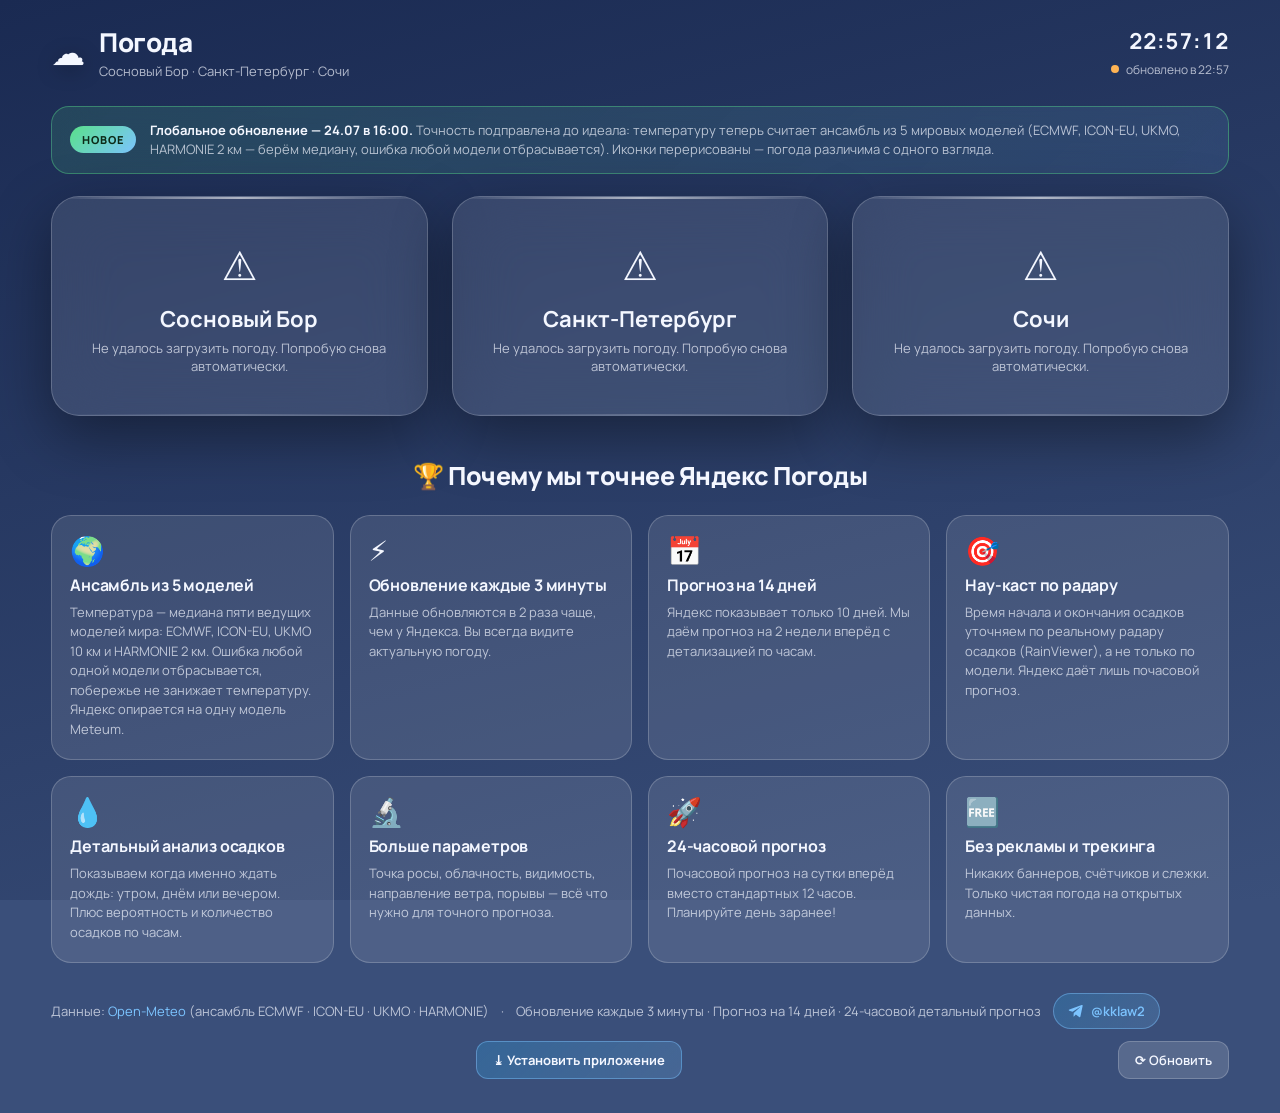
<file: index.html>
<!DOCTYPE html>
<html lang="ru">
<head>
  <meta charset="UTF-8" />
  <meta name="viewport" content="width=device-width, initial-scale=1.0, viewport-fit=cover" />
  <title>Погода · Сосновый Бор, Санкт-Петербург и Сочи</title>

  <!-- PWA: установка как приложение на Android / iOS -->
  <meta name="theme-color" content="#1a2a52" />
  <meta name="description" content="Точный прогноз погоды для Соснового Бора и Санкт-Петербурга: когда ждать осадки, почасовой прогноз и неделя." />
  <link rel="manifest" href="manifest.webmanifest" />
  <meta name="mobile-web-app-capable" content="yes" />
  <meta name="apple-mobile-web-app-capable" content="yes" />
  <meta name="apple-mobile-web-app-status-bar-style" content="black-translucent" />
  <meta name="apple-mobile-web-app-title" content="Погода" />
  <link rel="apple-touch-icon" href="apple-touch-icon.png" />
  <link rel="icon" type="image/png" sizes="192x192" href="icon-192.png" />
  <link rel="icon" type="image/png" sizes="32x32" href="favicon-32.png" />

  <link rel="preconnect" href="https://fonts.googleapis.com" />
  <link rel="preconnect" href="https://fonts.gstatic.com" crossorigin />
  <!-- Шрифт грузим НЕблокирующе: если Google Fonts недоступны (VPN/файрвол/медленный
       канал), страница всё равно сразу отрисуется системным шрифтом, а Manrope
       подхватится позже, когда (и если) загрузится. Сайт больше не «висит» на шрифте. -->
  <link rel="stylesheet"
        href="https://fonts.googleapis.com/css2?family=Manrope:wght@300;400;500;600;700;800&display=swap"
        media="print" onload="this.media='all'" />
  <noscript>
    <link rel="stylesheet"
          href="https://fonts.googleapis.com/css2?family=Manrope:wght@300;400;500;600;700;800&display=swap" />
  </noscript>
  <link rel="stylesheet" href="style.css" />
</head>
<body>
  <!-- Анимированный фон -->
  <div class="sky" id="sky"></div>
  <div class="stars" id="stars"></div>
  <div class="particles" id="particles"></div>
  <div class="sun-moon" id="sunMoon"></div>

  <header class="topbar">
    <div class="brand">
      <span class="logo">☁</span>
      <div>
        <h1>Погода</h1>
        <p class="subtitle">Сосновый Бор · Санкт-Петербург · Сочи</p>
      </div>
    </div>
    <div class="status">
      <div class="clock" id="clock">--:--:--</div>
      <div class="updated" id="updated">
        <span class="pulse" id="pulse"></span>
        <span id="updatedText">загрузка…</span>
      </div>
    </div>
  </header>

  <!-- Анонс обновления -->
  <section class="update-note">
    <span class="un-badge">Новое</span>
    <p class="un-text"><b>Глобальное обновление — 24.07 в 16:00.</b> Точность подправлена до идеала: температуру теперь считает ансамбль из 5 мировых моделей (ECMWF, ICON-EU, UKMO, HARMONIE 2 км — берём медиану, ошибка любой модели отбрасывается). Иконки перерисованы — погода различима с одного взгляда.</p>
  </section>

  <main class="grid" id="cards">
    <!-- Карточки городов рендерятся из app.js -->
  </main>

  <!-- Блок преимуществ -->
  <section class="advantages">
    <h2 class="adv-title">🏆 Почему мы точнее Яндекс Погоды</h2>
    <div class="adv-grid">
      <div class="adv-card">
        <div class="adv-icon">🌍</div>
        <h3>Ансамбль из 5 моделей</h3>
        <p>Температура — медиана пяти ведущих моделей мира: ECMWF, ICON-EU, UKMO 10 км и HARMONIE 2 км. Ошибка любой одной модели отбрасывается, побережье не занижает температуру. Яндекс опирается на одну модель Meteum.</p>
      </div>
      <div class="adv-card">
        <div class="adv-icon">⚡</div>
        <h3>Обновление каждые 3 минуты</h3>
        <p>Данные обновляются в 2 раза чаще, чем у Яндекса. Вы всегда видите актуальную погоду.</p>
      </div>
      <div class="adv-card">
        <div class="adv-icon">📅</div>
        <h3>Прогноз на 14 дней</h3>
        <p>Яндекс показывает только 10 дней. Мы даём прогноз на 2 недели вперёд с детализацией по часам.</p>
      </div>
      <div class="adv-card">
        <div class="adv-icon">🎯</div>
        <h3>Нау-каст по радару</h3>
        <p>Время начала и окончания осадков уточняем по реальному радару осадков (RainViewer), а не только по модели. Яндекс даёт лишь почасовой прогноз.</p>
      </div>
      <div class="adv-card">
        <div class="adv-icon">💧</div>
        <h3>Детальный анализ осадков</h3>
        <p>Показываем когда именно ждать дождь: утром, днём или вечером. Плюс вероятность и количество осадков по часам.</p>
      </div>
      <div class="adv-card">
        <div class="adv-icon">🔬</div>
        <h3>Больше параметров</h3>
        <p>Точка росы, облачность, видимость, направление ветра, порывы — всё что нужно для точного прогноза.</p>
      </div>
      <div class="adv-card">
        <div class="adv-icon">🚀</div>
        <h3>24-часовой прогноз</h3>
        <p>Почасовой прогноз на сутки вперёд вместо стандартных 12 часов. Планируйте день заранее!</p>
      </div>
      <div class="adv-card">
        <div class="adv-icon">🆓</div>
        <h3>Без рекламы и трекинга</h3>
        <p>Никаких баннеров, счётчиков и слежки. Только чистая погода на открытых данных.</p>
      </div>
    </div>
  </section>

  <footer class="foot">
    <span>Данные: <a href="https://open-meteo.com" target="_blank" rel="noopener">Open-Meteo</a> (ансамбль ECMWF · ICON-EU · UKMO · HARMONIE)</span>
    <span>·</span>
    <span>Обновление каждые 3 минуты · Прогноз на 14 дней · 24-часовой детальный прогноз</span>
    <a class="creator" href="https://t.me/kklaw2" target="_blank" rel="noopener" title="Создатель в Telegram">
      <svg viewBox="0 0 24 24" fill="currentColor" aria-hidden="true"><path d="M21.94 4.6 18.6 20.3c-.25 1.1-.9 1.37-1.83.85l-5.05-3.72-2.44 2.35c-.27.27-.5.5-1.02.5l.36-5.14L17.99 6.4c.41-.36-.09-.56-.63-.2L6.83 13.04l-4.97-1.55c-1.08-.34-1.1-1.08.23-1.6L20.5 3.07c.9-.34 1.69.2 1.44 1.53z"/></svg>
      @kklaw2
    </a>
    <button id="installBtn" class="install" title="Установить приложение" hidden>⤓ Установить приложение</button>
    <button id="refreshBtn" class="refresh" title="Обновить сейчас">⟳ Обновить</button>
  </footer>

  <!-- Шаблон карточки города -->
  <template id="cardTemplate">
    <article class="card">
      <div class="card-glow"></div>
      <div class="card-head">
        <div class="city">
          <h2 class="city-name"></h2>
          <p class="city-time"></p>
        </div>
        <div class="now-icon"></div>
      </div>

      <div class="now">
        <div class="temp-wrap">
          <span class="temp"></span>
          <span class="deg">°</span>
        </div>
        <div class="now-meta">
          <p class="desc"></p>
          <p class="feels">ощущается как <b class="feels-val"></b>°</p>
          <p class="range"><span class="t-max"></span>° / <span class="t-min"></span>°</p>
        </div>
      </div>

      <!-- Когда ждать осадки -->
      <div class="precip-block">
        <div class="precip-top">
          <span class="precip-ico">💧</span>
          <span class="precip-headline"></span>
        </div>
        <div class="precip-lines"></div>
      </div>

      <div class="details">
        <div class="detail"><span class="d-label">Ветер</span><span class="d-val wind"></span></div>
        <div class="detail"><span class="d-label">Порывы</span><span class="d-val gusts"></span></div>
        <div class="detail"><span class="d-label">Влажность</span><span class="d-val humidity"></span></div>
        <div class="detail"><span class="d-label">Давление</span><span class="d-val pressure"></span></div>
        <div class="detail"><span class="d-label">Осадки сейчас</span><span class="d-val precip"></span></div>
        <div class="detail"><span class="d-label">УФ-индекс</span><span class="d-val uv"></span></div>
        <div class="detail"><span class="d-label">Восход</span><span class="d-val sunrise"></span></div>
        <div class="detail"><span class="d-label">Закат</span><span class="d-val sunset"></span></div>
      </div>

      <div class="section-title">Температура · ближайшие 24 ч</div>
      <div class="spark"></div>

      <div class="section-title">Почасовой прогноз</div>
      <div class="hourly"></div>

      <div class="section-title">На 14 дней</div>
      <div class="daily"></div>
    </article>
  </template>

  <!-- Инструкция по установке (для iOS и браузеров без авто-установки) -->
  <div class="sheet" id="installSheet" hidden>
    <div class="sheet-card">
      <button class="sheet-close" aria-label="Закрыть">✕</button>
      <h3>Установить приложение</h3>
      <p class="sheet-sub">Добавьте «Погоду» на главный экран — она откроется как обычное приложение, на весь экран и без браузера.</p>
      <ol class="sheet-steps"></ol>
      <p class="sheet-note">Совет: приложение должно открываться по ссылке (https://…), а не как файл с диска — иначе установка недоступна.</p>
    </div>
  </div>

  <script src="app.js"></script>
</body>
</html>
</file>
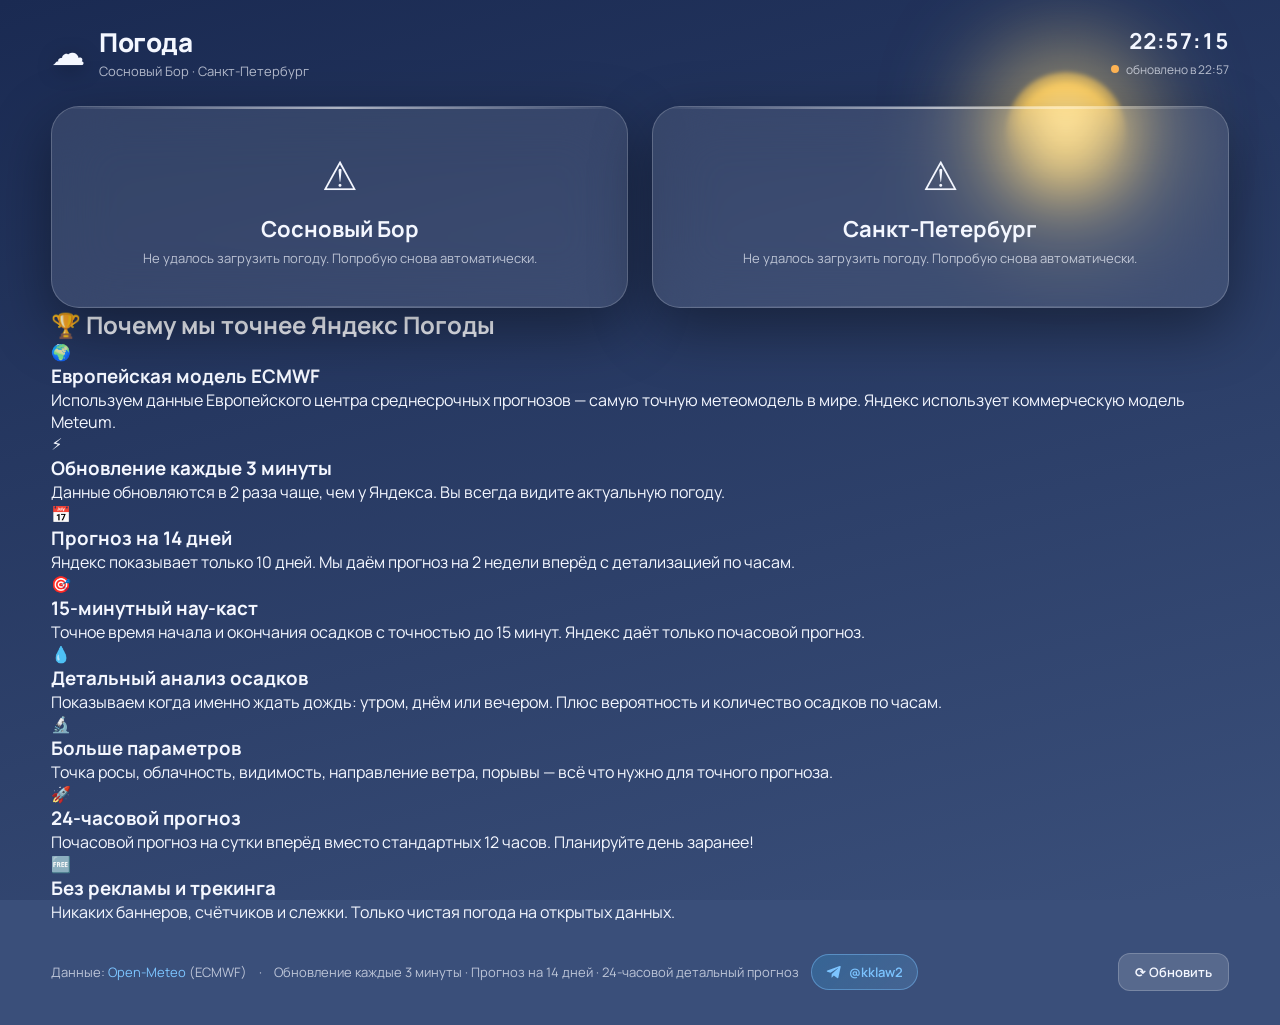
<file: Сайт Погоды (готовый)/index.html>
<!DOCTYPE html>
<html lang="ru">
<head>
  <meta charset="UTF-8" />
  <meta name="viewport" content="width=device-width, initial-scale=1.0, viewport-fit=cover" />
  <title>Погода · Сосновый Бор и Санкт-Петербург</title>

  <!-- PWA: установка как приложение на Android / iOS -->
  <meta name="theme-color" content="#1a2a52" />
  <meta name="description" content="Точный прогноз погоды для Соснового Бора и Санкт-Петербурга: когда ждать осадки, почасовой прогноз и неделя." />
  <link rel="manifest" href="manifest.webmanifest" />
  <meta name="mobile-web-app-capable" content="yes" />
  <meta name="apple-mobile-web-app-capable" content="yes" />
  <meta name="apple-mobile-web-app-status-bar-style" content="black-translucent" />
  <meta name="apple-mobile-web-app-title" content="Погода" />
  <link rel="apple-touch-icon" href="apple-touch-icon.png" />
  <link rel="icon" type="image/png" sizes="192x192" href="icon-192.png" />
  <link rel="icon" type="image/png" sizes="32x32" href="favicon-32.png" />

  <link rel="preconnect" href="https://fonts.googleapis.com" />
  <link rel="preconnect" href="https://fonts.gstatic.com" crossorigin />
  <link href="https://fonts.googleapis.com/css2?family=Manrope:wght@300;400;500;600;700;800&display=swap" rel="stylesheet" />
  <link rel="stylesheet" href="style.css" />
</head>
<body>
  <!-- Анимированный фон -->
  <div class="sky" id="sky"></div>
  <div class="stars" id="stars"></div>
  <div class="particles" id="particles"></div>
  <div class="sun-moon" id="sunMoon"></div>

  <header class="topbar">
    <div class="brand">
      <span class="logo">☁</span>
      <div>
        <h1>Погода</h1>
        <p class="subtitle">Сосновый Бор · Санкт-Петербург</p>
      </div>
    </div>
    <div class="status">
      <div class="clock" id="clock">--:--:--</div>
      <div class="updated" id="updated">
        <span class="pulse" id="pulse"></span>
        <span id="updatedText">загрузка…</span>
      </div>
    </div>
  </header>

  <main class="grid" id="cards">
    <!-- Карточки городов рендерятся из app.js -->
  </main>

  <!-- Блок преимуществ -->
  <section class="advantages">
    <h2 class="adv-title">🏆 Почему мы точнее Яндекс Погоды</h2>
    <div class="adv-grid">
      <div class="adv-card">
        <div class="adv-icon">🌍</div>
        <h3>Европейская модель ECMWF</h3>
        <p>Используем данные Европейского центра среднесрочных прогнозов — самую точную метеомодель в мире. Яндекс использует коммерческую модель Meteum.</p>
      </div>
      <div class="adv-card">
        <div class="adv-icon">⚡</div>
        <h3>Обновление каждые 3 минуты</h3>
        <p>Данные обновляются в 2 раза чаще, чем у Яндекса. Вы всегда видите актуальную погоду.</p>
      </div>
      <div class="adv-card">
        <div class="adv-icon">📅</div>
        <h3>Прогноз на 14 дней</h3>
        <p>Яндекс показывает только 10 дней. Мы даём прогноз на 2 недели вперёд с детализацией по часам.</p>
      </div>
      <div class="adv-card">
        <div class="adv-icon">🎯</div>
        <h3>15-минутный нау-каст</h3>
        <p>Точное время начала и окончания осадков с точностью до 15 минут. Яндекс даёт только почасовой прогноз.</p>
      </div>
      <div class="adv-card">
        <div class="adv-icon">💧</div>
        <h3>Детальный анализ осадков</h3>
        <p>Показываем когда именно ждать дождь: утром, днём или вечером. Плюс вероятность и количество осадков по часам.</p>
      </div>
      <div class="adv-card">
        <div class="adv-icon">🔬</div>
        <h3>Больше параметров</h3>
        <p>Точка росы, облачность, видимость, направление ветра, порывы — всё что нужно для точного прогноза.</p>
      </div>
      <div class="adv-card">
        <div class="adv-icon">🚀</div>
        <h3>24-часовой прогноз</h3>
        <p>Почасовой прогноз на сутки вперёд вместо стандартных 12 часов. Планируйте день заранее!</p>
      </div>
      <div class="adv-card">
        <div class="adv-icon">🆓</div>
        <h3>Без рекламы и трекинга</h3>
        <p>Никаких баннеров, счётчиков и слежки. Только чистая погода на открытых данных.</p>
      </div>
    </div>
  </section>

  <footer class="foot">
    <span>Данные: <a href="https://open-meteo.com" target="_blank" rel="noopener">Open-Meteo</a> (ECMWF)</span>
    <span>·</span>
    <span>Обновление каждые 3 минуты · Прогноз на 14 дней · 24-часовой детальный прогноз</span>
    <a class="creator" href="https://t.me/kklaw2" target="_blank" rel="noopener" title="Создатель в Telegram">
      <svg viewBox="0 0 24 24" fill="currentColor" aria-hidden="true"><path d="M21.94 4.6 18.6 20.3c-.25 1.1-.9 1.37-1.83.85l-5.05-3.72-2.44 2.35c-.27.27-.5.5-1.02.5l.36-5.14L17.99 6.4c.41-.36-.09-.56-.63-.2L6.83 13.04l-4.97-1.55c-1.08-.34-1.1-1.08.23-1.6L20.5 3.07c.9-.34 1.69.2 1.44 1.53z"/></svg>
      @kklaw2
    </a>
    <button id="refreshBtn" class="refresh" title="Обновить сейчас">⟳ Обновить</button>
  </footer>

  <!-- Шаблон карточки города -->
  <template id="cardTemplate">
    <article class="card">
      <div class="card-glow"></div>
      <div class="card-head">
        <div class="city">
          <h2 class="city-name"></h2>
          <p class="city-time"></p>
        </div>
        <div class="now-icon"></div>
      </div>

      <div class="now">
        <div class="temp-wrap">
          <span class="temp"></span>
          <span class="deg">°</span>
        </div>
        <div class="now-meta">
          <p class="desc"></p>
          <p class="feels">ощущается как <b class="feels-val"></b>°</p>
          <p class="range"><span class="t-max"></span>° / <span class="t-min"></span>°</p>
        </div>
      </div>

      <!-- Когда ждать осадки -->
      <div class="precip-block">
        <div class="precip-top">
          <span class="precip-ico">💧</span>
          <span class="precip-headline"></span>
        </div>
        <div class="precip-lines"></div>
      </div>

      <div class="details">
        <div class="detail"><span class="d-label">Ветер</span><span class="d-val wind"></span></div>
        <div class="detail"><span class="d-label">Порывы</span><span class="d-val gusts"></span></div>
        <div class="detail"><span class="d-label">Влажность</span><span class="d-val humidity"></span></div>
        <div class="detail"><span class="d-label">Давление</span><span class="d-val pressure"></span></div>
        <div class="detail"><span class="d-label">Осадки сейчас</span><span class="d-val precip"></span></div>
        <div class="detail"><span class="d-label">УФ-индекс</span><span class="d-val uv"></span></div>
        <div class="detail"><span class="d-label">Восход</span><span class="d-val sunrise"></span></div>
        <div class="detail"><span class="d-label">Закат</span><span class="d-val sunset"></span></div>
      </div>

      <div class="section-title">Почасовой прогноз</div>
      <div class="hourly"></div>

      <div class="section-title">На 14 дней</div>
      <div class="daily"></div>
    </article>
  </template>

  <!-- Инструкция по установке (для iOS и браузеров без авто-установки) -->
  <div class="sheet" id="installSheet" hidden>
    <div class="sheet-card">
      <button class="sheet-close" aria-label="Закрыть">✕</button>
      <h3>Установить приложение</h3>
      <p class="sheet-sub">Добавьте «Погоду» на главный экран — она откроется как обычное приложение, на весь экран и без браузера.</p>
      <ol class="sheet-steps"></ol>
      <p class="sheet-note">Совет: приложение должно открываться по ссылке (https://…), а не как файл с диска — иначе установка недоступна.</p>
    </div>
  </div>

  <script src="app.js"></script>
</body>
</html>
</file>
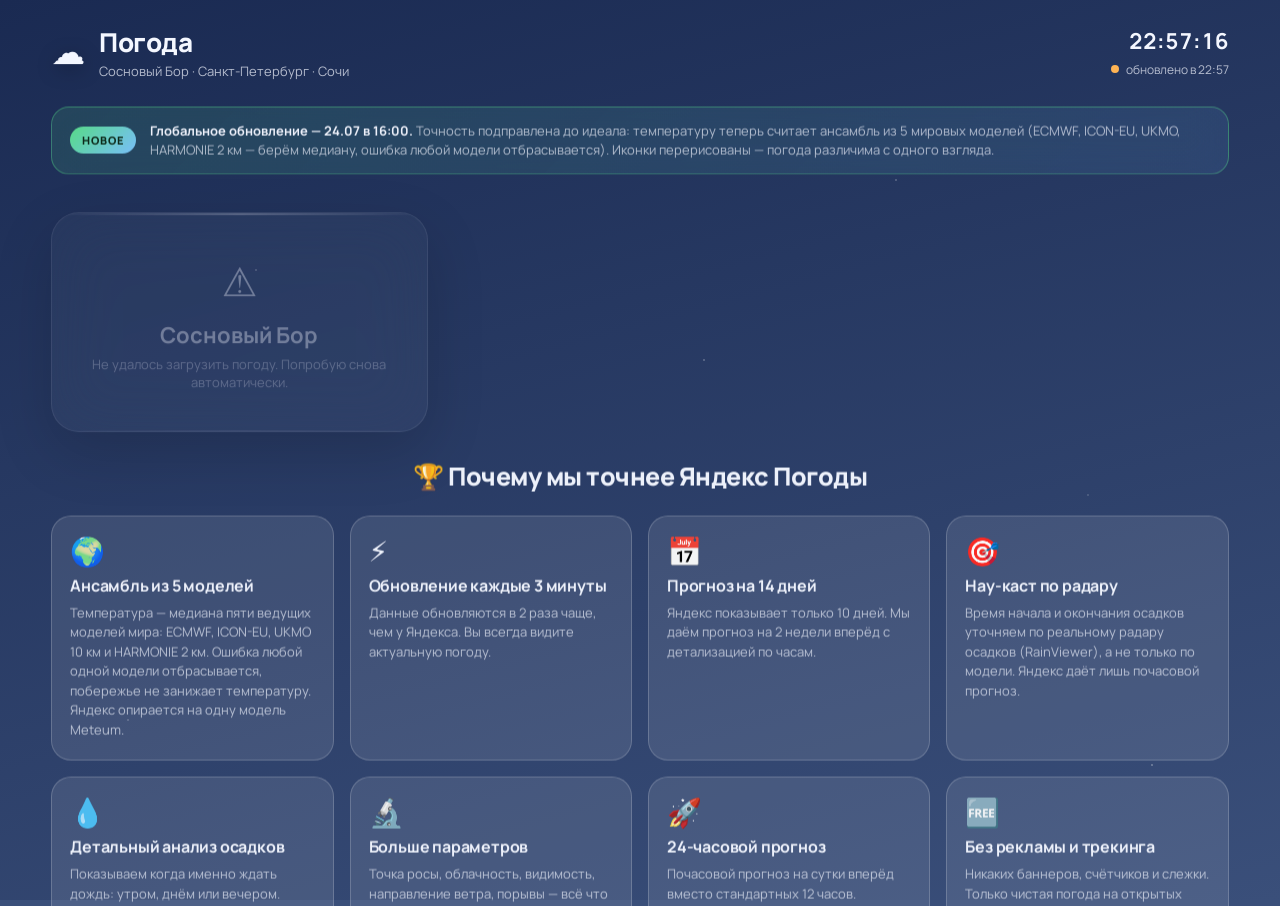
<file: pogoda.html>
<!DOCTYPE html>
<html lang="ru">
<head>
  <meta charset="UTF-8" />
  <meta http-equiv="refresh" content="0; url=./index.html" />
  <title>Погода</title>
</head>
<body>
  <p>Перенаправление… <a href="./index.html">Открыть погоду</a></p>
</body>
</html>
</file>
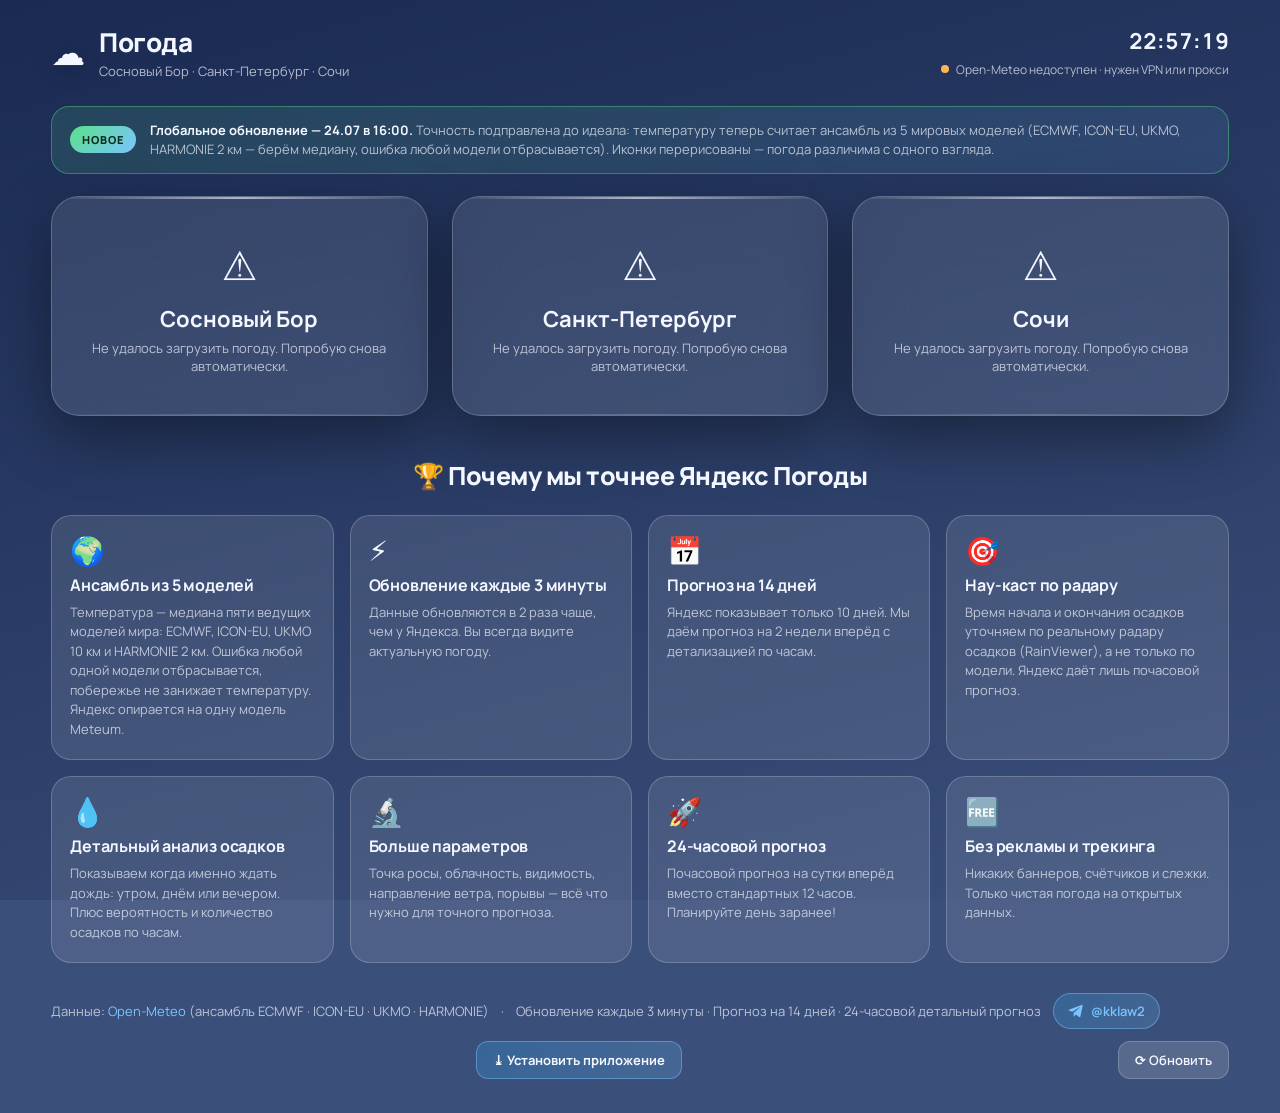
<file: Погода — всё в одном.html>
﻿<!DOCTYPE html>
<html lang="ru">
<head>
  <meta charset="UTF-8" />
  <meta name="viewport" content="width=device-width, initial-scale=1.0, viewport-fit=cover" />
  <title>Погода · Сосновый Бор, Санкт-Петербург и Сочи</title>

  <!-- PWA: установка как приложение на Android / iOS -->
  <meta name="theme-color" content="#1a2a52" />
  <meta name="description" content="Точный прогноз погоды для Соснового Бора и Санкт-Петербурга: когда ждать осадки, почасовой прогноз и неделя." />
  <link rel="manifest" href="manifest.webmanifest" />
  <meta name="mobile-web-app-capable" content="yes" />
  <meta name="apple-mobile-web-app-capable" content="yes" />
  <meta name="apple-mobile-web-app-status-bar-style" content="black-translucent" />
  <meta name="apple-mobile-web-app-title" content="Погода" />
  <link rel="apple-touch-icon" href="apple-touch-icon.png" />
  <link rel="icon" type="image/png" sizes="192x192" href="icon-192.png" />
  <link rel="icon" type="image/png" sizes="32x32" href="favicon-32.png" />

  <link rel="preconnect" href="https://fonts.googleapis.com" />
  <link rel="preconnect" href="https://fonts.gstatic.com" crossorigin />
  <!-- Шрифт грузим НЕблокирующе: если Google Fonts недоступны (VPN/файрвол/медленный
       канал), страница всё равно сразу отрисуется системным шрифтом, а Manrope
       подхватится позже, когда (и если) загрузится. Сайт больше не «висит» на шрифте. -->
  <link rel="stylesheet"
        href="https://fonts.googleapis.com/css2?family=Manrope:wght@300;400;500;600;700;800&display=swap"
        media="print" onload="this.media='all'" />
  <noscript>
    <link rel="stylesheet"
          href="https://fonts.googleapis.com/css2?family=Manrope:wght@300;400;500;600;700;800&display=swap" />
  </noscript>
  <style>
:root {
  --bg-top: #1a2a52;
  --bg-bot: #3a4f7a;
  --glass: rgba(255, 255, 255, 0.1);
  --glass-strong: rgba(255, 255, 255, 0.15);
  --border: rgba(255, 255, 255, 0.2);
  --text: #f4f7ff;
  --muted: rgba(244, 247, 255, 0.7);
  --accent: #7cc4ff;
  --shadow: 0 20px 60px rgba(0, 0, 0, 0.4);
  --radius: 28px;
}

* { margin: 0; padding: 0; box-sizing: border-box; }
html { -webkit-text-size-adjust: 100%; text-size-adjust: 100%; }
html, body { min-height: 100%; }

body {
  font-family: "Manrope", system-ui, -apple-system, sans-serif;
  color: var(--text);
  background: var(--bg-bot);
  overflow-x: hidden;
  position: relative;
  min-height: 100vh;
  min-height: 100dvh;
  padding: max(24px, env(safe-area-inset-top)) clamp(14px, 4vw, 56px)
           calc(34px + env(safe-area-inset-bottom));
  transition: background 1.4s ease;
  -webkit-tap-highlight-color: transparent;
  -webkit-font-smoothing: antialiased;
  text-rendering: optimizeLegibility;
}

/* ---------- Анимированный фон ---------- */
.sky {
  position: fixed; inset: 0; z-index: -3;
  background: linear-gradient(165deg, var(--bg-top), var(--bg-bot));
  transition: background 1.6s ease;
}
.stars {
  position: fixed; inset: 0; z-index: -2;
  opacity: 0; transition: opacity 1.6s ease;
  background-image:
    radial-gradient(1.4px 1.4px at 20% 30%, #fff, transparent),
    radial-gradient(1.2px 1.2px at 70% 20%, #fff, transparent),
    radial-gradient(1.6px 1.6px at 40% 70%, #fff, transparent),
    radial-gradient(1px 1px at 85% 55%, #fff, transparent),
    radial-gradient(1.3px 1.3px at 55% 40%, #fff, transparent),
    radial-gradient(1.1px 1.1px at 10% 80%, #fff, transparent),
    radial-gradient(1.5px 1.5px at 90% 85%, #fff, transparent),
    radial-gradient(1px 1px at 30% 15%, #fff, transparent);
  animation: twinkle 5s ease-in-out infinite alternate;
}
body.is-night .stars { opacity: 0.8; }
@keyframes twinkle { from { opacity: 0.45; } to { opacity: 0.85; } }

.sun-moon {
  position: fixed; top: 8%; right: 12%;
  width: 120px; height: 120px; border-radius: 50%;
  z-index: -2; filter: blur(2px);
  /* Скрыто до применения фона под погоду — чтобы при загрузке не вспыхивало большое солнце */
  opacity: 0; transition: opacity 1.2s ease, background 1.6s ease, box-shadow 1.6s ease, top 1.6s ease, right 1.6s ease;
  background: radial-gradient(circle at 50% 50%, #ffe9a8, #ffd166 55%, rgba(255,209,102,0));
  box-shadow: 0 0 90px 30px rgba(255, 220, 130, 0.55);
}
body.ready .sun-moon { opacity: 1; }
body.is-night .sun-moon {
  background: radial-gradient(circle at 38% 38%, #f4f7ff, #c8d2e6 60%, rgba(200,210,230,0));
  box-shadow: 0 0 70px 14px rgba(200, 215, 245, 0.4);
}

.particles { position: fixed; inset: 0; z-index: -1; pointer-events: none; overflow: hidden; }
.drop {
  position: absolute; top: -12%; width: 2px; height: 60px;
  background: linear-gradient(transparent, rgba(174, 204, 255, 0.7));
  animation: fall linear infinite; will-change: transform;
}
@keyframes fall { to { transform: translateY(120vh); } }
.flake {
  position: absolute; top: -8%; color: #fff; opacity: 0.85;
  animation: snow linear infinite; will-change: transform;
}
@keyframes snow { to { transform: translateY(115vh) translateX(40px) rotate(360deg); } }

/* ---------- Шапка ---------- */
.topbar {
  display: flex; justify-content: space-between; align-items: center;
  flex-wrap: wrap; gap: 16px; max-width: 1180px; margin: 0 auto 26px;
}
.brand { display: flex; align-items: center; gap: 14px; }
.logo {
  font-size: 34px; filter: drop-shadow(0 4px 10px rgba(0,0,0,.3));
  animation: bob 4s ease-in-out infinite;
}
@keyframes bob { 0%,100% { transform: translateY(0); } 50% { transform: translateY(-6px); } }
.topbar h1 { font-size: clamp(22px, 5vw, 26px); font-weight: 800; letter-spacing: -0.5px; }
.subtitle { font-size: 13px; color: var(--muted); margin-top: 2px; }

.status { text-align: right; }
.clock { font-size: clamp(18px, 5vw, 22px); font-weight: 700; font-variant-numeric: tabular-nums; }
.updated { display: inline-flex; align-items: center; gap: 7px; font-size: 12px; color: var(--muted); margin-top: 4px; }
.pulse {
  width: 8px; height: 8px; border-radius: 50%;
  background: #59e08a; box-shadow: 0 0 0 0 rgba(89,224,138,.7);
  animation: ping 2s ease-out infinite;
}
.pulse.stale { background: #ffb454; animation: none; }
@keyframes ping {
  0% { box-shadow: 0 0 0 0 rgba(89,224,138,.6); }
  70% { box-shadow: 0 0 0 9px rgba(89,224,138,0); }
  100% { box-shadow: 0 0 0 0 rgba(89,224,138,0); }
}

/* ---------- Анонс обновления ---------- */
.update-note {
  max-width: 1180px; margin: 0 auto 22px;
  display: flex; align-items: center; gap: 14px;
  padding: 14px 18px; border-radius: 18px;
  background: linear-gradient(135deg, rgba(89, 224, 138, 0.14), rgba(124, 196, 255, 0.10));
  border: 1px solid rgba(89, 224, 138, 0.4);
  backdrop-filter: blur(18px); -webkit-backdrop-filter: blur(18px);
  animation: fade-up 0.7s ease both;
}
.un-badge {
  flex-shrink: 0; font-size: 11px; font-weight: 800; letter-spacing: 1px;
  text-transform: uppercase; color: #0d2b18;
  background: linear-gradient(135deg, #59e08a, #7cc4ff);
  padding: 6px 12px; border-radius: 999px;
}
.un-text { font-size: 13px; line-height: 1.45; color: var(--muted); }
.un-text b { color: var(--text); }
@media (max-width: 640px) {
  .update-note { flex-direction: column; align-items: flex-start; gap: 8px; padding: 12px 14px; }
}

/* ---------- Сетка карточек ---------- */
.grid {
  display: grid; grid-template-columns: repeat(auto-fit, minmax(330px, 1fr));
  gap: 24px; max-width: 1180px; margin: 0 auto;
}
.card {
  position: relative; background: var(--glass);
  backdrop-filter: blur(30px); -webkit-backdrop-filter: blur(30px);
  border: 1px solid var(--border); border-radius: var(--radius);
  padding: 28px; box-shadow: var(--shadow); overflow: hidden;
  transition: transform 0.3s ease, box-shadow 0.3s ease;
}
.grid.intro .card { animation: rise 0.7s cubic-bezier(.2,.8,.2,1) both; }
.card::before {
  content: ""; position: absolute; inset: 0 0 auto 0; height: 2px;
  background: linear-gradient(90deg, transparent, rgba(255,255,255,.6), transparent);
}
.card::after {
  content: ""; position: absolute; inset: auto 0 0 0; height: 1px;
  background: linear-gradient(90deg, transparent, rgba(255,255,255,.2), transparent);
}
.grid.intro .card:nth-child(2) { animation-delay: 0.12s; }
.grid.intro .card:nth-child(3) { animation-delay: 0.24s; }
@keyframes rise { from { opacity: 0; transform: translateY(26px); } to { opacity: 1; transform: none; } }
.card-glow {
  position: absolute; top: -80px; right: -80px; width: 250px; height: 250px;
  border-radius: 50%; filter: blur(60px); pointer-events: none;
  background: radial-gradient(circle, rgba(124,196,255,.4), transparent 70%);
  animation: glow-pulse 4s ease-in-out infinite alternate;
}
@keyframes glow-pulse {
  from { opacity: 0.6; transform: scale(1); }
  to { opacity: 1; transform: scale(1.1); }
}

/* ---------- Скелетон загрузки (вместо пустого экрана и резкого скачка) ---------- */
.card.skeleton { pointer-events: none; }
.card.skeleton .now { margin-bottom: 22px; }
.sk {
  position: relative; overflow: hidden;
  background: rgba(255, 255, 255, 0.08);
  border-radius: 12px;
}
.sk::after {
  content: ""; position: absolute; inset: 0;
  transform: translateX(-100%); will-change: transform;
  background: linear-gradient(90deg, transparent, rgba(255, 255, 255, 0.13), transparent);
  animation: shimmer 1.4s ease-in-out infinite;
}
@keyframes shimmer { 100% { transform: translateX(100%); } }
.sk-text   { display: inline-block; height: 12px; border-radius: 6px; vertical-align: middle; }
.sk-circle { width: 64px; height: 64px; border-radius: 50%; flex-shrink: 0; }
.sk-temp   { width: 130px; height: 72px; border-radius: 16px; }
.sk-bar    { width: 100%; border-radius: 18px; }
.sk-detail { height: 54px; border-radius: 16px; }
.sk-hour   { flex: 0 0 62px; height: 98px; border-radius: 16px; }
.sk-day    { height: 52px; border-radius: 15px; }
.sk-spark  { height: 88px; border-radius: 18px; }
/* Раскладка внутри скелетона, чтобы заглушка совпадала с реальной карточкой */
.card.skeleton .city { display: flex; flex-direction: column; align-items: flex-start; }
.card.skeleton .now { align-items: flex-start; }
.card.skeleton .now-meta { display: flex; flex-direction: column; gap: 9px; }
.card.skeleton .details { margin-bottom: 22px; }
.card.skeleton .section-title { margin-top: 4px; }
.hourly.sk-row { overflow: hidden; }
.hourly.sk-row .sk-hour:first-child { margin-left: 0; }

.card-head { display: flex; justify-content: space-between; align-items: flex-start; }
.city-name { font-size: 22px; font-weight: 700; }
.city-time { font-size: 13px; color: var(--muted); margin-top: 3px; }
.now-icon { width: 64px; height: 64px; flex-shrink: 0; }
.now-icon svg { width: 100%; height: 100%; }

/* ====== Лёгкая «жизнь» только крупной иконке (.now-icon). Мелкие в прогнозе — статичны. ====== */
/* prefers-reduced-motion отключает всё это глобально (см. блок в конце файла). */
@keyframes wxk-twinkle { 0%,100% { opacity: .7; } 50% { opacity: 1; } }
@keyframes wxk-pulse   { 0%,100% { opacity: .16; transform: scale(1); } 50% { opacity: .30; transform: scale(1.08); } }
@keyframes wxk-bob     { 0%,100% { transform: translateY(0); } 50% { transform: translateY(-1.5px); } }
@keyframes wxk-drift   { 0%,100% { transform: translateX(0); } 50% { transform: translateX(2px); } }
@keyframes wxk-rainf   { 0% { transform: translateY(-3px); opacity: 0; } 30% { opacity: 1; } 100% { transform: translateY(5px); opacity: 0; } }
@keyframes wxk-snowf   { 0% { transform: translateY(-2px); opacity: .25; } 50% { opacity: 1; } 100% { transform: translateY(5px); opacity: .25; } }
@keyframes wxk-flash   { 0%,44%,56%,100% { opacity: 1; } 49% { opacity: .25; } 53% { opacity: 1; } }

.now-icon .wx-rays   { animation: wxk-twinkle 3.5s ease-in-out infinite; }
.now-icon .wx-glow   { transform-box: fill-box; transform-origin: center; animation: wxk-pulse 4s ease-in-out infinite; }
.now-icon .wx-sun    { transform-box: fill-box; transform-origin: center; animation: wxk-bob 6s ease-in-out infinite; }
.now-icon .wx-cloud  { animation: wxk-drift 7s ease-in-out infinite; }
.now-icon .wx-cloud2 { animation: wxk-drift 9s ease-in-out infinite; }
.now-icon .wx-rain   { animation: wxk-rainf 1.3s ease-in infinite; }
.now-icon .wx-snow   { animation: wxk-snowf 2.6s ease-in-out infinite; }
.now-icon .wx-bolt   { animation: wxk-flash 3.5s ease-in-out infinite; }
.now-icon .wx-fog    { animation: wxk-drift 5s ease-in-out infinite; }

.now { display: flex; align-items: center; gap: 18px; margin: 18px 0 22px; }
.temp-wrap { display: flex; align-items: flex-start; line-height: 0.9; }
.temp {
  font-size: clamp(60px, 16vw, 76px); font-weight: 800; letter-spacing: -3px;
  background: linear-gradient(180deg, #ffffff, #a8c5ff);
  -webkit-background-clip: text; background-clip: text;
  -webkit-text-fill-color: transparent;
  filter: drop-shadow(0 2px 8px rgba(255,255,255,0.3));
}
.deg { font-size: 34px; font-weight: 600; margin-top: 6px; color: var(--muted); }
.now-meta { flex: 1; min-width: 0; }
.desc { font-size: 16px; font-weight: 600; text-transform: capitalize; }
.feels { font-size: 13px; color: var(--muted); margin-top: 5px; }
.range { font-size: 13px; color: var(--muted); margin-top: 2px; }

/* ---------- Когда ждать осадки ---------- */
.precip-block {
  margin: 0 0 20px; padding: 16px 18px; border-radius: 18px;
  background: var(--glass-strong); border: 1px solid var(--border);
  border-left: 4px solid var(--accent);
  box-shadow: 0 4px 12px rgba(0, 0, 0, 0.15);
}
.precip-top { display: flex; align-items: center; gap: 10px; }
.precip-ico { font-size: 18px; flex-shrink: 0; }
.precip-headline { font-size: 15px; font-weight: 700; line-height: 1.25; }
.precip-lines { display: flex; flex-direction: column; gap: 5px; margin-top: 10px; }
.precip-line {
  font-size: 13px; color: var(--muted); padding-left: 28px; position: relative;
}
.precip-line::before {
  content: "•"; position: absolute; left: 12px; color: var(--accent);
}
/* Варианты по состоянию */
.precip-block.p-dry  {
  border-left-color: #ffd166;
  background: rgba(255, 209, 102, 0.08);
}
.precip-block.p-soon {
  border-left-color: var(--accent);
  background: rgba(124, 196, 255, 0.1);
}
.precip-block.p-now  {
  border-left-color: #7cc4ff;
  background: rgba(124, 196, 255, 0.18);
  box-shadow: 0 0 20px rgba(124, 196, 255, 0.3);
}

.details { display: grid; grid-template-columns: repeat(3, 1fr); gap: 10px; margin-bottom: 22px; }
.detail {
  background: var(--glass-strong); border: 1px solid var(--border);
  border-radius: 16px; padding: 12px 14px; display: flex; flex-direction: column; gap: 5px;
  transition: transform 0.2s ease, background 0.2s ease;
}
.detail:hover {
  background: rgba(255, 255, 255, 0.18);
  transform: translateY(-2px);
}
.d-label { font-size: 11px; color: var(--muted); text-transform: uppercase; letter-spacing: .5px; }
.d-val { font-size: 15px; font-weight: 600; }

.section-title {
  font-size: 12px; text-transform: uppercase; letter-spacing: 1px;
  color: var(--muted); margin: 4px 0 12px; font-weight: 600;
}

/* ---------- Спарклайн: плавная кривая температуры на 24 часа ---------- */
.spark {
  margin-bottom: 18px;
  background: var(--glass-strong);
  border: 1px solid var(--border);
  border-radius: 18px;
  padding: 10px 8px 4px;
}
.spark:empty { display: none; }            /* нет данных — не показываем пустую плашку */
.spark-svg { display: block; width: 100%; height: auto; }

/* Заливка под кривой и сама линия (цвет берётся из inline-градиента в SVG) */
.sp-area { opacity: 0.9; }
.sp-line {
  stroke-width: 3.4; stroke-linecap: round; stroke-linejoin: round;
  filter: drop-shadow(0 2px 6px rgba(0, 0, 0, 0.35));
}

/* Подсветка ночных часов, сетка-стебелёк и подписи времени */
.sp-night { fill: rgba(13, 20, 46, 0.12); }   /* лёгкая тень ночных часов, не сплошная плита */
.sp-stem  { stroke: var(--border); stroke-width: 1; stroke-dasharray: 2 3; }
.sp-tick  { fill: var(--muted); font-size: 21px; font-weight: 600; }

/* Точки и подписи экстремумов (макс — тёплый, мин — холодный) */
.sp-dot { stroke: rgba(255, 255, 255, 0.85); stroke-width: 1.4; }
.sp-dot.sp-max { fill: #ff8d6b; }
.sp-dot.sp-min { fill: #6bd6ff; }
.sp-lab { font-size: 27px; font-weight: 800; paint-order: stroke; }
.sp-lab.sp-max { fill: #ffb59b; }
.sp-lab.sp-min { fill: #a6e4ff; }

/* Точка «сейчас» с мягким пульсирующим ореолом */
.sp-now { fill: #ffffff; }
.sp-now-halo { fill: rgba(255, 255, 255, 0.30); animation: sp-pulse 2.4s ease-in-out infinite; }
@keyframes sp-pulse { from { opacity: 0.15; } to { opacity: 0.55; } }

.hourly {
  display: flex; gap: 10px; overflow-x: auto; overflow-y: hidden;
  padding-bottom: 8px; margin-bottom: 18px;
  scrollbar-width: thin; scrollbar-color: var(--border) transparent;
  -webkit-overflow-scrolling: touch; scroll-snap-type: x mandatory;
  /* Фикс для мобильных: принудительный скролл */
  touch-action: pan-x;
  overscroll-behavior-x: contain;
  /* Явно указываем, что контейнер не должен сжиматься */
  flex-wrap: nowrap;
}
.hourly::-webkit-scrollbar { height: 6px; }
.hourly::-webkit-scrollbar-thumb { background: var(--border); border-radius: 6px; }
.hour {
  /* Фиксированная ширина без возможности сжатия */
  flex: 0 0 62px;
  text-align: center;
  scroll-snap-align: start;
  background: var(--glass-strong);
  border: 1px solid var(--border);
  border-radius: 16px;
  padding: 14px 10px;
  transition: transform 0.2s ease, background 0.2s ease, box-shadow 0.2s ease;
  /* Убираем min-width и width, т.к. flex-basis уже задаёт размер */
}
.hour:hover {
  background: rgba(255, 255, 255, 0.2);
  transform: translateY(-3px);
  box-shadow: 0 8px 20px rgba(0, 0, 0, 0.3);
}
.hour .h-time { font-size: 12px; color: var(--muted); }
.hour svg { width: 26px; height: 26px; margin: 6px 0; }
.hour .h-temp { font-size: 15px; font-weight: 700; }
.hour .h-prob { font-size: 11px; color: var(--muted); margin-top: 3px; font-variant-numeric: tabular-nums; }
.hour .h-prob.on { color: var(--accent); font-weight: 700; }
.hour.wet {
  background: rgba(124, 196, 255, 0.2);
  border-color: rgba(124, 196, 255, 0.5);
  box-shadow: 0 0 20px rgba(124, 196, 255, 0.3);
}

.daily { display: flex; flex-direction: column; gap: 8px; }
.day {
  display: grid; grid-template-columns: 32px 1fr auto; align-items: center; gap: 12px;
  padding: 12px 14px; background: var(--glass-strong);
  border: 1px solid var(--border); border-radius: 15px;
  transition: transform 0.2s ease, background 0.2s ease, box-shadow 0.2s ease;
}
.day:hover {
  background: rgba(255, 255, 255, 0.18);
  transform: translateX(4px);
  box-shadow: 0 4px 16px rgba(0, 0, 0, 0.2);
}
.day .d-ico { width: 32px; height: 32px; }
.day .d-ico svg { width: 32px; height: 32px; display: block; }
.day .d-info { min-width: 0; display: flex; flex-direction: column; gap: 2px; }
.day .d-name { font-size: 14px; font-weight: 600; text-transform: capitalize; }
.day .d-when {
  font-size: 12px; color: var(--muted); line-height: 1.2;
  white-space: nowrap; overflow: hidden; text-overflow: ellipsis;
}
.day .d-when.on { color: var(--accent); font-weight: 600; }
.day .d-prec { display: none; }   /* компактная пометка осадков — только в мобильной плитке */
.day .d-temps { display: flex; align-items: center; gap: 8px; font-size: 14px; }
.day .dt-min { color: var(--muted); min-width: 26px; text-align: right; }
.day .dt-max { min-width: 26px; text-align: right; font-weight: 600; }
.bar {
  width: 46px; height: 5px; border-radius: 4px; opacity: .85;
  background: linear-gradient(90deg, #6bd6ff, #ffd166, #ff7b6b);
}

/* ---------- Блок преимуществ ---------- */
.advantages {
  max-width: 1180px; margin: 42px auto 0;
  animation: fade-up .7s ease both;
}
.adv-title {
  font-size: clamp(19px, 4.5vw, 25px); font-weight: 800; letter-spacing: -0.5px;
  text-align: center; margin-bottom: 22px;
}
.adv-grid {
  display: grid; grid-template-columns: repeat(auto-fit, minmax(240px, 1fr)); gap: 16px;
}
.adv-card {
  background: var(--glass); border: 1px solid var(--border); border-radius: 20px;
  padding: 20px 18px; backdrop-filter: blur(18px); -webkit-backdrop-filter: blur(18px);
  transition: transform .2s ease, background .2s ease, box-shadow .2s ease;
}
.adv-card:hover {
  transform: translateY(-3px); background: rgba(255, 255, 255, 0.16);
  box-shadow: 0 14px 36px rgba(0, 0, 0, 0.28);
}
.adv-icon { font-size: 28px; margin-bottom: 10px; line-height: 1; }
.adv-card h3 { font-size: 16px; font-weight: 700; margin-bottom: 7px; letter-spacing: -0.2px; }
.adv-card p { font-size: 13px; color: var(--muted); line-height: 1.5; }
@keyframes fade-up { from { opacity: 0; transform: translateY(18px); } to { opacity: 1; transform: none; } }

/* ---------- Подвал ---------- */
.foot {
  max-width: 1180px; margin: 30px auto 0;
  display: flex; align-items: center; gap: 12px; flex-wrap: wrap;
  font-size: 13px; color: var(--muted);
}
.foot a { color: var(--accent); text-decoration: none; }
.foot a:hover { text-decoration: underline; }
.creator {
  display: inline-flex; align-items: center; gap: 7px; text-decoration: none;
  color: var(--text); font-weight: 600; padding: 8px 14px; border-radius: 999px;
  background: linear-gradient(135deg, rgba(45,156,219,.28), rgba(124,196,255,.18));
  border: 1px solid rgba(124,196,255,.45);
  transition: transform .15s ease, box-shadow .2s ease, background .2s ease;
}
.creator:hover {
  background: linear-gradient(135deg, rgba(45,156,219,.45), rgba(124,196,255,.32));
  transform: translateY(-1px); box-shadow: 0 6px 18px rgba(45,156,219,.4);
}
.creator svg { width: 16px; height: 16px; flex-shrink: 0; }
.refresh {
  margin-left: auto; background: var(--glass-strong); border: 1px solid var(--border);
  color: var(--text); padding: 9px 16px; border-radius: 12px; cursor: pointer;
  font-family: inherit; font-size: 13px; font-weight: 600;
  transition: transform .15s ease, background .2s ease;
}
.refresh:hover { background: rgba(255,255,255,.2); transform: translateY(-1px); }
.refresh:active { transform: scale(.96); }
.refresh.spin { animation: spin .8s linear; }
@keyframes spin { to { transform: rotate(360deg); } }

/* Кнопка установки приложения (PWA). Появляется, только если установка доступна
   и сайт ещё не открыт как установленное приложение — логика в app.js. */
.install {
  margin-left: auto; cursor: pointer; font-family: inherit;
  font-size: 13px; font-weight: 700; color: var(--text);
  padding: 9px 16px; border-radius: 12px;
  background: linear-gradient(135deg, rgba(45,156,219,.30), rgba(124,196,255,.20));
  border: 1px solid rgba(124,196,255,.45);
  transition: transform .15s ease, background .2s ease, box-shadow .2s ease;
}
.install:hover {
  background: linear-gradient(135deg, rgba(45,156,219,.45), rgba(124,196,255,.32));
  transform: translateY(-1px); box-shadow: 0 6px 18px rgba(45,156,219,.4);
}
.install:active { transform: scale(.96); }
.install[hidden] { display: none; }

.card.error { text-align: center; padding: 40px 26px; }
.card.error .err-icon { font-size: 40px; margin-bottom: 12px; }

/* ---------- Адаптив под телефоны ---------- */
@media (hover: hover) {
  .card { transition: transform .25s ease, box-shadow .25s ease; }
  .card:hover { transform: translateY(-4px); box-shadow: 0 28px 70px rgba(0,0,0,.42); }
}
@media (max-width: 640px) {
  .grid { gap: 16px; }
  .card {
    padding: 20px 18px; border-radius: 22px;
    backdrop-filter: blur(14px); -webkit-backdrop-filter: blur(14px);
  }
  .topbar { margin-bottom: 18px; }
  .details { grid-template-columns: repeat(2, 1fr); gap: 8px; }
  .now-icon { width: 56px; height: 56px; }
  .sk-circle { width: 56px; height: 56px; }
  /* На телефоне солнце меньше и мягче — не нависает над контентом */
  .sun-moon { width: 96px; height: 96px; box-shadow: 0 0 64px 18px rgba(255, 220, 130, 0.42); }
  .advantages { margin-top: 28px; }
  .adv-grid { grid-template-columns: 1fr; gap: 12px; }
  .adv-card { padding: 16px 16px; backdrop-filter: blur(10px); -webkit-backdrop-filter: blur(10px); }
  .foot { justify-content: center; text-align: center; gap: 10px; }
  .refresh { margin-left: 0; width: 100%; padding: 14px; font-size: 15px; }
  .install { margin-left: 0; width: 100%; padding: 14px; font-size: 15px; text-align: center; }

  /* 14-дневный прогноз на телефоне — горизонтальная лента: дни листаются
     вправо/влево, страница больше не растягивается длинным вертикальным списком */
  .daily {
    flex-direction: row; gap: 8px; overflow-x: auto; overflow-y: hidden;
    padding-bottom: 8px; margin: 0 -2px;
    scroll-snap-type: x mandatory; -webkit-overflow-scrolling: touch;
    touch-action: pan-x; overscroll-behavior-x: contain;
    scrollbar-width: thin; scrollbar-color: var(--border) transparent;
  }
  .daily::-webkit-scrollbar { height: 6px; }
  .daily::-webkit-scrollbar-thumb { background: var(--border); border-radius: 6px; }
  .day {
    flex: 0 0 78px; display: flex; flex-direction: column; align-items: center;
    gap: 6px; padding: 12px 8px 14px; text-align: center; scroll-snap-align: start;
  }
  .day:hover { transform: none; }   /* на тач-плитке боковой сдвиг не нужен */
  .day .d-ico, .day .d-ico svg { width: 36px; height: 36px; }
  .day .d-info { align-items: center; gap: 4px; width: 100%; }
  .day .d-name { font-size: 12px; line-height: 1.1; white-space: nowrap; }
  .day .d-when { display: none; }   /* подробный текст прячем — он есть в верхнем блоке и в подсказке */
  .day .d-prec { display: block; font-size: 11px; font-weight: 600; color: var(--accent); white-space: nowrap; }
  .day .d-prec:empty { display: none; }
  .day .d-temps { flex-direction: column; gap: 1px; }
  .day .dt-max { order: -1; font-size: 17px; font-weight: 700; min-width: 0; text-align: center; }
  .day .dt-min { font-size: 13px; min-width: 0; text-align: center; }
  .day .bar { display: none; }
}
@media (max-width: 380px) {
  .temp { letter-spacing: -2px; }
  .deg { font-size: 28px; }
}
@media (prefers-reduced-motion: reduce) {
  *, *::before, *::after {
    animation-duration: .001ms !important; animation-iteration-count: 1 !important;
    transition-duration: .001ms !important;
  }
  .particles { display: none; }
}
</style>
</head>
<body>
  <!-- Анимированный фон -->
  <div class="sky" id="sky"></div>
  <div class="stars" id="stars"></div>
  <div class="particles" id="particles"></div>
  <div class="sun-moon" id="sunMoon"></div>

  <header class="topbar">
    <div class="brand">
      <span class="logo">☁</span>
      <div>
        <h1>Погода</h1>
        <p class="subtitle">Сосновый Бор · Санкт-Петербург · Сочи</p>
      </div>
    </div>
    <div class="status">
      <div class="clock" id="clock">--:--:--</div>
      <div class="updated" id="updated">
        <span class="pulse" id="pulse"></span>
        <span id="updatedText">загрузка…</span>
      </div>
    </div>
  </header>

  <!-- Анонс обновления -->
  <section class="update-note">
    <span class="un-badge">Новое</span>
    <p class="un-text"><b>Глобальное обновление — 24.07 в 16:00.</b> Точность подправлена до идеала: температуру теперь считает ансамбль из 5 мировых моделей (ECMWF, ICON-EU, UKMO, HARMONIE 2 км — берём медиану, ошибка любой модели отбрасывается). Иконки перерисованы — погода различима с одного взгляда.</p>
  </section>

  <main class="grid" id="cards">
    <!-- Карточки городов рендерятся из app.js -->
  </main>

  <!-- Блок преимуществ -->
  <section class="advantages">
    <h2 class="adv-title">🏆 Почему мы точнее Яндекс Погоды</h2>
    <div class="adv-grid">
      <div class="adv-card">
        <div class="adv-icon">🌍</div>
        <h3>Ансамбль из 5 моделей</h3>
        <p>Температура — медиана пяти ведущих моделей мира: ECMWF, ICON-EU, UKMO 10 км и HARMONIE 2 км. Ошибка любой одной модели отбрасывается, побережье не занижает температуру. Яндекс опирается на одну модель Meteum.</p>
      </div>
      <div class="adv-card">
        <div class="adv-icon">⚡</div>
        <h3>Обновление каждые 3 минуты</h3>
        <p>Данные обновляются в 2 раза чаще, чем у Яндекса. Вы всегда видите актуальную погоду.</p>
      </div>
      <div class="adv-card">
        <div class="adv-icon">📅</div>
        <h3>Прогноз на 14 дней</h3>
        <p>Яндекс показывает только 10 дней. Мы даём прогноз на 2 недели вперёд с детализацией по часам.</p>
      </div>
      <div class="adv-card">
        <div class="adv-icon">🎯</div>
        <h3>Нау-каст по радару</h3>
        <p>Время начала и окончания осадков уточняем по реальному радару осадков (RainViewer), а не только по модели. Яндекс даёт лишь почасовой прогноз.</p>
      </div>
      <div class="adv-card">
        <div class="adv-icon">💧</div>
        <h3>Детальный анализ осадков</h3>
        <p>Показываем когда именно ждать дождь: утром, днём или вечером. Плюс вероятность и количество осадков по часам.</p>
      </div>
      <div class="adv-card">
        <div class="adv-icon">🔬</div>
        <h3>Больше параметров</h3>
        <p>Точка росы, облачность, видимость, направление ветра, порывы — всё что нужно для точного прогноза.</p>
      </div>
      <div class="adv-card">
        <div class="adv-icon">🚀</div>
        <h3>24-часовой прогноз</h3>
        <p>Почасовой прогноз на сутки вперёд вместо стандартных 12 часов. Планируйте день заранее!</p>
      </div>
      <div class="adv-card">
        <div class="adv-icon">🆓</div>
        <h3>Без рекламы и трекинга</h3>
        <p>Никаких баннеров, счётчиков и слежки. Только чистая погода на открытых данных.</p>
      </div>
    </div>
  </section>

  <footer class="foot">
    <span>Данные: <a href="https://open-meteo.com" target="_blank" rel="noopener">Open-Meteo</a> (ансамбль ECMWF · ICON-EU · UKMO · HARMONIE)</span>
    <span>·</span>
    <span>Обновление каждые 3 минуты · Прогноз на 14 дней · 24-часовой детальный прогноз</span>
    <a class="creator" href="https://t.me/kklaw2" target="_blank" rel="noopener" title="Создатель в Telegram">
      <svg viewBox="0 0 24 24" fill="currentColor" aria-hidden="true"><path d="M21.94 4.6 18.6 20.3c-.25 1.1-.9 1.37-1.83.85l-5.05-3.72-2.44 2.35c-.27.27-.5.5-1.02.5l.36-5.14L17.99 6.4c.41-.36-.09-.56-.63-.2L6.83 13.04l-4.97-1.55c-1.08-.34-1.1-1.08.23-1.6L20.5 3.07c.9-.34 1.69.2 1.44 1.53z"/></svg>
      @kklaw2
    </a>
    <button id="installBtn" class="install" title="Установить приложение" hidden>⤓ Установить приложение</button>
    <button id="refreshBtn" class="refresh" title="Обновить сейчас">⟳ Обновить</button>
  </footer>

  <!-- Шаблон карточки города -->
  <template id="cardTemplate">
    <article class="card">
      <div class="card-glow"></div>
      <div class="card-head">
        <div class="city">
          <h2 class="city-name"></h2>
          <p class="city-time"></p>
        </div>
        <div class="now-icon"></div>
      </div>

      <div class="now">
        <div class="temp-wrap">
          <span class="temp"></span>
          <span class="deg">°</span>
        </div>
        <div class="now-meta">
          <p class="desc"></p>
          <p class="feels">ощущается как <b class="feels-val"></b>°</p>
          <p class="range"><span class="t-max"></span>° / <span class="t-min"></span>°</p>
        </div>
      </div>

      <!-- Когда ждать осадки -->
      <div class="precip-block">
        <div class="precip-top">
          <span class="precip-ico">💧</span>
          <span class="precip-headline"></span>
        </div>
        <div class="precip-lines"></div>
      </div>

      <div class="details">
        <div class="detail"><span class="d-label">Ветер</span><span class="d-val wind"></span></div>
        <div class="detail"><span class="d-label">Порывы</span><span class="d-val gusts"></span></div>
        <div class="detail"><span class="d-label">Влажность</span><span class="d-val humidity"></span></div>
        <div class="detail"><span class="d-label">Давление</span><span class="d-val pressure"></span></div>
        <div class="detail"><span class="d-label">Осадки сейчас</span><span class="d-val precip"></span></div>
        <div class="detail"><span class="d-label">УФ-индекс</span><span class="d-val uv"></span></div>
        <div class="detail"><span class="d-label">Восход</span><span class="d-val sunrise"></span></div>
        <div class="detail"><span class="d-label">Закат</span><span class="d-val sunset"></span></div>
      </div>

      <div class="section-title">Температура · ближайшие 24 ч</div>
      <div class="spark"></div>

      <div class="section-title">Почасовой прогноз</div>
      <div class="hourly"></div>

      <div class="section-title">На 14 дней</div>
      <div class="daily"></div>
    </article>
  </template>

  <!-- Инструкция по установке (для iOS и браузеров без авто-установки) -->
  <div class="sheet" id="installSheet" hidden>
    <div class="sheet-card">
      <button class="sheet-close" aria-label="Закрыть">✕</button>
      <h3>Установить приложение</h3>
      <p class="sheet-sub">Добавьте «Погоду» на главный экран — она откроется как обычное приложение, на весь экран и без браузера.</p>
      <ol class="sheet-steps"></ol>
      <p class="sheet-note">Совет: приложение должно открываться по ссылке (https://…), а не как файл с диска — иначе установка недоступна.</p>
    </div>
  </div>

  <script>
// ====== Конфигурация городов ======
const CITIES = [
  { id: "sosnovy", name: "Сосновый Бор", lat: 59.8911, lon: 29.0786, tz: "Europe/Moscow" },
  { id: "spb", name: "Санкт-Петербург", lat: 59.9386, lon: 30.3141, tz: "Europe/Moscow" },
  { id: "sochi", name: "Сочи", lat: 43.6028, lon: 39.7342, tz: "Europe/Moscow" },
];

const REFRESH_MS = 3 * 60 * 1000; // автообновление каждые 3 минуты (чаще чем у Яндекса)
const RETRY_MS = 25 * 1000;       // если город не загрузился (сеть/VPN моргнули) — быстрый повтор, не ждём полные 3 минуты

// ====== Коды погоды WMO: описание + ключ иконки ======
const WMO = {
  0:  ["Ясно", "sun"],
  1:  ["Малооблачно", "few"],
  2:  ["Облачно с прояснениями", "partly"],
  3:  ["Пасмурно", "cloud"],
  45: ["Туман", "fog"],
  48: ["Изморозь", "fog"],
  51: ["Слабая морось", "drizzle"],
  53: ["Морось", "drizzle"],
  55: ["Сильная морось", "drizzle"],
  56: ["Ледяная морось", "sleet"],
  57: ["Ледяная морось", "sleet"],
  61: ["Небольшой дождь", "rain"],
  63: ["Дождь", "rain"],
  65: ["Сильный дождь", "rain"],
  66: ["Ледяной дождь", "sleet"],
  67: ["Ледяной дождь", "sleet"],
  71: ["Небольшой снег", "snow"],
  73: ["Снег", "snow"],
  75: ["Сильный снег", "snow"],
  77: ["Снежная крупа", "snow"],
  80: ["Кратковременный дождь", "rain"],
  81: ["Ливень", "rain"],
  82: ["Сильный ливень", "rain"],
  85: ["Небольшой снегопад", "snow"],
  86: ["Сильный снегопад", "snow"],
  95: ["Гроза", "storm"],
  96: ["Гроза с градом", "storm"],
  99: ["Сильная гроза с градом", "storm"],
};

function wmoInfo(code) { return WMO[code] || ["Неизвестно", "cloud"]; }

// ====== Иконки погоды (стиль Яндекс.Погоды) ======
// Главное — различимость с одного взгляда: у слабого дождя 2 капли, у обычного 3,
// у сильного — тяжёлые косые струи и тёмная туча (снег так же, по числу снежинок).
// «Кратковременные» осадки показывают солнце (ночью — луну) за тучей, гроза с
// градом — горошины у молнии, морось — штрихи, пасмурно — серая туча, туман — полосы.
const ICON_DEFS = `
  <linearGradient id="wxSun" x1="0" y1="0" x2="0" y2="1"><stop offset="0" stop-color="#ffe15c"/><stop offset="1" stop-color="#ffb01f"/></linearGradient>
  <radialGradient id="wxMoon" cx=".35" cy=".3" r=".9"><stop offset="0" stop-color="#ffffff"/><stop offset=".7" stop-color="#e8eeff"/><stop offset="1" stop-color="#c6d3f2"/></radialGradient>
  <linearGradient id="wxCloud" x1="0" y1="0" x2="0" y2="1"><stop offset="0" stop-color="#ffffff"/><stop offset="1" stop-color="#d7e2f6"/></linearGradient>
  <linearGradient id="wxCloudGray" x1="0" y1="0" x2="0" y2="1"><stop offset="0" stop-color="#e9effb"/><stop offset="1" stop-color="#b7c4dc"/></linearGradient>
  <linearGradient id="wxCloudDark" x1="0" y1="0" x2="0" y2="1"><stop offset="0" stop-color="#c3cfe6"/><stop offset="1" stop-color="#8d9dbd"/></linearGradient>
  <linearGradient id="wxCloudStorm" x1="0" y1="0" x2="0" y2="1"><stop offset="0" stop-color="#9aa9c9"/><stop offset="1" stop-color="#5a6a8e"/></linearGradient>
  <linearGradient id="wxBolt" x1="0" y1="0" x2="0" y2="1"><stop offset="0" stop-color="#ffe15c"/><stop offset="1" stop-color="#ff9d1f"/></linearGradient>`;

// Градиенты объявляем один раз на страницу: url(#…) ищется по всему документу,
// поэтому каждая из сотен иконок на странице не тащит собственные <defs>.
(function injectIconDefs() {
  const holder = document.createElement("div");
  holder.setAttribute("aria-hidden", "true");
  holder.style.cssText = "position:absolute;width:0;height:0;overflow:hidden";
  holder.innerHTML = `<svg width="0" height="0"><defs>${ICON_DEFS}</defs></svg>`;
  document.body.appendChild(holder);
})();

const RAIN_C = "#4da3ff", DRIZ_C = "#8cc6ff";

const _cloudD = "M16 36a11 11 0 0 1 10.6-13.6 13.2 13.2 0 0 1 24.8 4.1A8.6 8.6 0 0 1 50 43H18a8.6 8.6 0 0 1-2-7z";
const _cloud = (fill = "url(#wxCloud)", dy = 0) =>
  `<path class="wx-cloud" d="${_cloudD}" fill="${fill}"${dy ? ` transform="translate(0 ${dy})"` : ""}/>`;
const _cloudSmall = `<g transform="translate(21 27) scale(.62)"><path class="wx-cloud" d="${_cloudD}" fill="url(#wxCloud)"/></g>`;

// Капля дождя — косая линия со скруглением (как у Яндекса); морось — короткие штрихи
const _drop = (x, y, len = 7, w = 3.4, col = RAIN_C) =>
  `<line x1="${x}" y1="${y}" x2="${(x - len * 0.32).toFixed(1)}" y2="${y + len}" stroke="${col}" stroke-width="${w}" stroke-linecap="round"/>`;
const _flake = (cx, cy, r = 3.4) =>
  `<g stroke="#fff" stroke-width="2" stroke-linecap="round" fill="none">
    <line x1="${cx}" y1="${(cy - r).toFixed(1)}" x2="${cx}" y2="${(cy + r).toFixed(1)}"/>
    <line x1="${(cx - r * 0.87).toFixed(1)}" y1="${(cy - r * 0.5).toFixed(1)}" x2="${(cx + r * 0.87).toFixed(1)}" y2="${(cy + r * 0.5).toFixed(1)}"/>
    <line x1="${(cx - r * 0.87).toFixed(1)}" y1="${(cy + r * 0.5).toFixed(1)}" x2="${(cx + r * 0.87).toFixed(1)}" y2="${(cy - r * 0.5).toFixed(1)}"/></g>`;
const _hail = (cx, cy) => `<circle cx="${cx}" cy="${cy}" r="2.2" fill="#e8f2ff"/>`;

const _raysBig = `<g class="wx-rays" stroke="#ffc63d" stroke-width="3.6" stroke-linecap="round" fill="none">
    <line x1="32" y1="4" x2="32" y2="12"/><line x1="32" y1="52" x2="32" y2="60"/>
    <line x1="4" y1="32" x2="12" y2="32"/><line x1="52" y1="32" x2="60" y2="32"/>
    <line x1="12.2" y1="12.2" x2="17.8" y2="17.8"/><line x1="46.2" y1="46.2" x2="51.8" y2="51.8"/>
    <line x1="51.8" y1="12.2" x2="46.2" y2="17.8"/><line x1="17.8" y1="46.2" x2="12.2" y2="51.8"/></g>`;
const _sunPeek = `<g class="wx-rays" stroke="#ffc63d" stroke-width="2.6" stroke-linecap="round" fill="none">
    <line x1="19" y1="3.5" x2="19" y2="8"/><line x1="4.5" y1="18" x2="9" y2="18"/>
    <line x1="8.6" y1="7.6" x2="11.8" y2="10.8"/><line x1="29.4" y1="7.6" x2="26.2" y2="10.8"/>
    <line x1="33.5" y1="18" x2="29" y2="18"/></g>
  <circle class="wx-sun" cx="19" cy="18" r="8.5" fill="url(#wxSun)"/>`;
const _moonPeek = `<path class="wx-moon" d="M25 7a14 14 0 1 0 9 24 11 11 0 0 1-9-24z" fill="url(#wxMoon)"/>`;
const _wx = (inner) => `<svg viewBox="0 0 64 64" class="wx">${inner}</svg>`;

const ICONS = {
  // Ясно
  sun: _wx(`<circle class="wx-glow" cx="32" cy="32" r="19" fill="#ffd23f" opacity=".16"/>${_raysBig}<circle class="wx-sun" cx="32" cy="32" r="13" fill="url(#wxSun)"/>`),
  moon: _wx(`<path class="wx-moon" d="M41 11a22 22 0 1 0 13 39A18 18 0 0 1 41 11z" fill="url(#wxMoon)"/>
    <g fill="#aebbdb" opacity=".8"><circle cx="46" cy="19" r="1.7"/><circle cx="53" cy="28" r="1.2"/><circle cx="44" cy="31" r="1"/></g>`),

  // Малооблачно — солнце/луна главнее облака
  few: _wx(`<g transform="translate(27 25) scale(.72) translate(-32 -32)">${_raysBig}<circle class="wx-sun" cx="32" cy="32" r="13.5" fill="url(#wxSun)"/></g>${_cloudSmall}`),
  fewNight: _wx(`<path class="wx-moon" d="M28 9a15 15 0 1 0 9 25 12 12 0 0 1-9-25z" fill="url(#wxMoon)"/>${_cloudSmall}`),

  // Облачно с прояснениями — облако главнее, солнце/луна выглядывают сверху
  partly: _wx(`${_sunPeek}${_cloud("url(#wxCloud)", 12)}`),
  partlyNight: _wx(`${_moonPeek}${_cloud("url(#wxCloud)", 12)}`),

  // Пасмурно — серая туча спереди, тёмная позади
  cloud: _wx(`<g transform="translate(25 6) scale(.55)"><path class="wx-cloud2" d="${_cloudD}" fill="url(#wxCloudDark)"/></g>${_cloud("url(#wxCloudGray)", 5)}`),

  // Туман — полосы под облаком
  fog: _wx(`${_cloud("url(#wxCloudGray)", -2)}<g class="wx-fog" stroke="#dfe8ff" stroke-width="3.2" stroke-linecap="round" opacity=".92">
    <line x1="13" y1="47" x2="51" y2="47"/><line x1="19" y1="54" x2="45" y2="54"/><line x1="26" y1="61" x2="38" y2="61"/></g>`),

  // Морось — короткие штрихи (сильная — в два ряда)
  drizzle: _wx(`${_cloud()}<g class="wx-rain">${_drop(25, 48, 3, 3, DRIZ_C)}${_drop(33, 50, 3, 3, DRIZ_C)}${_drop(41, 48, 3, 3, DRIZ_C)}</g>`),
  drizzle3: _wx(`${_cloud()}<g class="wx-rain">${_drop(23, 47, 3, 3, DRIZ_C)}${_drop(31, 47, 3, 3, DRIZ_C)}${_drop(39, 47, 3, 3, DRIZ_C)}${_drop(27, 54, 3, 3, DRIZ_C)}${_drop(35, 54, 3, 3, DRIZ_C)}</g>`),

  // Дождь: 2 капли — небольшой, 3 — обычный, тяжёлые струи и тёмная туча — сильный
  rain1: _wx(`${_cloud()}<g class="wx-rain">${_drop(27, 47)}${_drop(38, 47)}</g>`),
  rain2: _wx(`${_cloud()}<g class="wx-rain">${_drop(24, 47)}${_drop(33, 49)}${_drop(42, 47)}</g>`),
  rain3: _wx(`${_cloud("url(#wxCloudDark)")}<g class="wx-rain">${_drop(22, 46, 11, 3.2)}${_drop(30, 46, 11, 3.2)}${_drop(38, 46, 11, 3.2)}${_drop(46, 46, 11, 3.2)}</g>`),

  // Мокрый снег / ледяной дождь — капли вместе со снежинкой
  sleet: _wx(`${_cloud()}<g class="wx-rain">${_drop(24, 47, 6)}${_drop(42, 47, 6)}</g><g class="wx-snow">${_flake(33, 51)}</g>`),

  // Снег: 2 снежинки — небольшой, 3 — обычный, 5 и тёмная туча — сильный
  snow1: _wx(`${_cloud()}<g class="wx-snow">${_flake(26, 50)}${_flake(38, 53)}</g>`),
  snow2: _wx(`${_cloud()}<g class="wx-snow">${_flake(24, 50)}${_flake(33, 55)}${_flake(42, 50)}</g>`),
  snow3: _wx(`${_cloud("url(#wxCloudDark)")}<g class="wx-snow">${_flake(23, 49, 3)}${_flake(41, 49, 3)}${_flake(32, 53, 3)}${_flake(27, 59, 3)}${_flake(37, 59, 3)}</g>`),
  snowGrains: _wx(`${_cloud()}<g class="wx-snow"><circle cx="25" cy="50" r="2" fill="#fff"/><circle cx="33" cy="54" r="2" fill="#fff"/><circle cx="41" cy="50" r="2" fill="#fff"/></g>`),

  // Кратковременные осадки — солнце (ночью луна) за тучей
  shower1: _wx(`${_sunPeek}${_cloud("url(#wxCloud)", 6)}<g class="wx-rain">${_drop(27, 52)}${_drop(38, 52)}</g>`),
  shower1Night: _wx(`${_moonPeek}${_cloud("url(#wxCloud)", 6)}<g class="wx-rain">${_drop(27, 52)}${_drop(38, 52)}</g>`),
  shower2: _wx(`${_sunPeek}${_cloud("url(#wxCloud)", 6)}<g class="wx-rain">${_drop(24, 51, 9)}${_drop(33, 51, 9)}${_drop(42, 51, 9)}</g>`),
  shower2Night: _wx(`${_moonPeek}${_cloud("url(#wxCloud)", 6)}<g class="wx-rain">${_drop(24, 51, 9)}${_drop(33, 51, 9)}${_drop(42, 51, 9)}</g>`),
  snowShower: _wx(`${_sunPeek}${_cloud("url(#wxCloud)", 6)}<g class="wx-snow">${_flake(26, 54)}${_flake(38, 56, 3)}</g>`),
  snowShowerNight: _wx(`${_moonPeek}${_cloud("url(#wxCloud)", 6)}<g class="wx-snow">${_flake(26, 54)}${_flake(38, 56, 3)}</g>`),

  // Гроза и гроза с градом
  storm: _wx(`${_cloud("url(#wxCloudStorm)", -3)}<path class="wx-bolt" d="M34 37l-10 14h7l-4 11 13-16h-7l4-9z" fill="url(#wxBolt)"/>`),
  stormHail: _wx(`${_cloud("url(#wxCloudStorm)", -3)}<path class="wx-bolt" d="M30 37l-9 13h6l-3 10 11-14h-6l4-9z" fill="url(#wxBolt)"/>
    <g class="wx-snow">${_hail(43, 47)}${_hail(48, 54)}${_hail(41, 57)}</g>`),
};
// Групповые ключи из WMO-таблицы (rain/snow) — запасной путь в iconFor
ICONS.rain = ICONS.rain2;
ICONS.snow = ICONS.snow2;

// Код WMO → конкретная иконка с учётом интенсивности. Ночные замены — в NIGHT_KEY.
const ICON_KEY = {
  0: "sun", 1: "few", 2: "partly", 3: "cloud",
  45: "fog", 48: "fog",
  51: "drizzle", 53: "drizzle", 55: "drizzle3",
  56: "sleet", 57: "sleet", 66: "sleet", 67: "sleet",
  61: "rain1", 63: "rain2", 65: "rain3",
  71: "snow1", 73: "snow2", 75: "snow3", 77: "snowGrains",
  80: "shower1", 81: "shower2", 82: "rain3",
  85: "snowShower", 86: "snow3",
  95: "storm", 96: "stormHail", 99: "stormHail",
};
const NIGHT_KEY = {
  sun: "moon", few: "fewNight", partly: "partlyNight",
  shower1: "shower1Night", shower2: "shower2Night", snowShower: "snowShowerNight",
};

// Иконка по коду WMO; ночью солнце меняется на луну (в том числе у ливней и снегопадов)
function iconFor(code, isDay = true) {
  let key = ICON_KEY[code] != null ? ICON_KEY[code] : wmoInfo(code)[1];
  if (!isDay && NIGHT_KEY[key]) key = NIGHT_KEY[key];
  return ICONS[key] || ICONS.cloud;
}

// ====== Вспомогательные функции ======
const WEEKDAYS = ["вс", "пн", "вт", "ср", "чт", "пт", "сб"];

function pad2(n) { return String(n).padStart(2, "0"); }

function fmtTime(iso, tz) {
  return new Date(iso).toLocaleTimeString("ru-RU", {
    hour: "2-digit", minute: "2-digit", timeZone: tz,
  });
}

function cityNow(tz) {
  return new Date().toLocaleString("ru-RU", {
    weekday: "short", hour: "2-digit", minute: "2-digit", timeZone: tz,
  });
}

function windDir(deg) {
  const dirs = ["С", "СВ", "В", "ЮВ", "Ю", "ЮЗ", "З", "СЗ"];
  return dirs[Math.round(deg / 45) % 8];
}

function cap(s) { return s.charAt(0).toUpperCase() + s.slice(1); }

// Часть суток по часу начала
function partOfDay(h) {
  if (h < 6) return "ночью";
  if (h < 12) return "утром";
  if (h < 18) return "днём";
  return "вечером";
}

// Тип осадков по коду (для текста)
function precipType(code) {
  const key = wmoInfo(code)[1];
  if (key === "snow") return "снег";
  if (key === "sleet") return "мокрый снег";
  if (key === "drizzle") return "морось";
  if (key === "storm") return "гроза";
  if (key === "rain") return "дождь";
  return "осадки";
}

// Единый порог «есть осадки»: миллиметры ИЛИ вероятность
const WET_MM = 0.1;
const WET_PROB = 45;
function isWet(mm, pr) { return (mm || 0) >= WET_MM || (pr != null && pr >= WET_PROB); }

// Разбор локального ISO-времени Open-Meteo (без сдвига часового пояса браузера)
function isoDate(t) { return t.slice(0, 10); }                // "2026-05-29"
function isoHour(t) { return parseInt(t.slice(11, 13), 10); } // 0..23

// ====== fetch с таймаутом ======
// На моргающем VPN обычный fetch может висеть минутами — приложение «залипает»
// на скелетонах и кажется, что «не открылось». Таймаут даёт быстрый отказ,
// после которого срабатывает авто-ретрай (RETRY_MS) или офлайн-кэш из sw.js.
// ====== Доступ к данным сквозь блокировку провайдера ======
// У ряда провайдеров (часто в РФ) сам домен api.open-meteo.com заблокирован — тогда
// прямой запрос не проходит (ни DNS, ни TCP), погода не грузится, а сайт выглядит
// «сломанным», хотя код цел. Чтобы работало БЕЗ VPN, мы достукиваемся по очереди:
//   1) напрямую (быстро, когда не заблокировано — телефон, VPN);
//   2) через ТВОЙ Cloudflare Worker (надёжно — см. PROXY_BASE ниже);
//   3) через публичные CORS-прокси (бесплатно, но нестабильно — последняя попытка).
//
// >>> ЧТОБЫ ГРУЗИЛОСЬ БЕЗ VPN: разверни свой бесплатный Worker (инструкция в файле
//     "БЕЗ VPN — как включить.txt", код — в "worker.js") и впиши его адрес сюда.
//     Пример: const PROXY_BASE = "https://pogoda-proxy.ИМЯ.workers.dev";
const PROXY_BASE = "";

// Обёртки обхода: берут исходный URL, возвращают URL «в обход». Пробуются по порядку.
const PROXIES = [
  ...(PROXY_BASE ? [(u) => `${PROXY_BASE.replace(/\/$/, "")}/?url=${encodeURIComponent(u)}`] : []),
  (u) => "https://cors.zme.ink/" + u,
  (u) => "https://api.codetabs.com/v1/proxy/?quest=" + encodeURIComponent(u),
];

// Один сетевой запрос с таймаутом (на моргающем VPN обычный fetch может висеть минутами).
async function rawFetchJSON(url, timeout) {
  const ctrl = new AbortController();
  const t = setTimeout(() => ctrl.abort(), timeout);
  try {
    const res = await fetch(url, { cache: "no-store", signal: ctrl.signal });
    if (!res.ok) throw new Error("HTTP " + res.status);
    return await res.json();
  } finally {
    clearTimeout(t);
  }
}

async function fetchJSON(url, { timeout = 12000 } = {}) {
  const u = String(url);
  try {
    return await rawFetchJSON(u, timeout);
  } catch (e) {
    // Обход применяем ТОЛЬКО к Open-Meteo (его и блокируют). Радар и прочее — как есть.
    if (!/api\.open-meteo\.com/.test(u)) throw e;
    for (const wrap of PROXIES) {
      try {
        return await rawFetchJSON(wrap(u), Math.max(timeout, 14000));
      } catch (_) {
        /* этот канал недоступен — пробуем следующий */
      }
    }
    throw e; // ни напрямую, ни в обход — отдаём ошибку наверх (будет карточка-ошибка + авто-ретрай)
  }
}

// ====== Запрос к Open-Meteo с максимальными параметрами ======
// Основной запрос — модель best_match: даёт ВСЕ нужные поля (вероятность осадков,
// 15-минутный нау-каст, УФ-индекс, видимость и т.д.) одним согласованным набором.
// cell_selection=land — для прибрежных городов (Сосновый Бор, Сочи) гарантирует
// ячейку на суше, а не на воде залива/моря, иначе температура занижается.
async function fetchWeather(city) {
  const url = new URL("https://api.open-meteo.com/v1/forecast");
  url.search = new URLSearchParams({
    latitude: city.lat,
    longitude: city.lon,
    timezone: city.tz,
    current: "temperature_2m,apparent_temperature,relative_humidity_2m,weather_code,wind_speed_10m,wind_direction_10m,wind_gusts_10m,pressure_msl,precipitation,is_day,cloud_cover,dew_point_2m",
    minutely_15: "precipitation,weather_code,temperature_2m",
    hourly: "temperature_2m,weather_code,precipitation,precipitation_probability,is_day,cloud_cover,visibility,wind_speed_10m,wind_direction_10m,dew_point_2m,apparent_temperature",
    daily: "weather_code,temperature_2m_max,temperature_2m_min,apparent_temperature_max,apparent_temperature_min,sunrise,sunset,precipitation_sum,precipitation_probability_max,precipitation_hours,uv_index_max,wind_speed_10m_max,wind_gusts_10m_max,wind_direction_10m_dominant",
    forecast_days: "14",
    wind_speed_unit: "ms",
    models: "best_match",
    cell_selection: "land",
    _: Date.now(),
  }).toString();

  return fetchJSON(url);
}

// ====== Точность: ансамбль моделей для температуры ======
// Одна модель (best_match) регулярно ошибается на побережье на 1–3°. Статистически
// точнее МЕДИАНА нескольких независимых моделей высокого разрешения: выброс любой
// одной модели просто отбрасывается. В ансамбле пять моделей:
//   • icon_eu — DWD ICON-EU, ~7 км
//   • ecmwf_ifs025 — ECMWF IFS, эталонная глобальная модель
//   • ukmo_global_deterministic_10km — Met Office, ~10 км
//   • dmi_seamless — DMI HARMONIE, ~2 км (покрывает Балтику и Петербург)
//   • knmi_seamless — KNMI HARMONIE, ~2.5 км
// Модели, не покрывающие точку, отдают null и просто выпадают из медианы.
// Температуру и «ощущается как» берём из ансамбля, всё остальное (осадки, коды
// погоды, ветер, УФ) — из best_match. Запрос необязательный: не загрузился —
// рисуем по best_match.
const ENSEMBLE_MODELS = [
  "icon_eu",
  "ecmwf_ifs025",
  "ukmo_global_deterministic_10km",
  "dmi_seamless",
  "knmi_seamless",
];

async function fetchEnsembleTemps(city) {
  const url = new URL("https://api.open-meteo.com/v1/forecast");
  url.search = new URLSearchParams({
    latitude: city.lat,
    longitude: city.lon,
    timezone: city.tz,
    hourly: "temperature_2m,apparent_temperature",
    forecast_days: "7",
    models: ENSEMBLE_MODELS.join(","),
    cell_selection: "land",
    _: Date.now(),
  }).toString();
  return fetchJSON(url, { timeout: 10000 });
}

// Медиана доступных (не-null) значений; null, если данных нет вовсе.
// Медиана вместо среднего: одна «сумасшедшая» модель не утащит прогноз за собой.
function medianDefined(vals) {
  const ok = vals.filter((v) => v != null && !Number.isNaN(v)).sort((a, b) => a - b);
  if (!ok.length) return null;
  const m = ok.length >> 1;
  return ok.length % 2 ? ok[m] : (ok[m - 1] + ok[m]) / 2;
}

// Накладываем ансамблевые температуры на ответ best_match (тот же запрос по форме).
// Где ансамбля нет (дальние дни — локальные модели короткие) — остаётся best_match.
function applyEnsemble(base, ens) {
  if (!ens || !base) return;
  const eh = ens.hourly, bh = base.hourly;

  // Сводим ряд field из всех моделей в медианный, выровненный по времени base.
  // counts[i] — сколько моделей реально дали значение в этот час.
  const blend = (src, dst, field) => {
    if (!src || !dst || !dst[field] || !dst.time || !src.time) return null;
    if (src.time[0] !== dst.time[0]) return null; // сетки времени не сошлись — не рискуем
    const counts = new Array(dst[field].length).fill(0);
    const vals = dst[field].map((bv, i) => {
      const models = ENSEMBLE_MODELS.map((mm) => {
        const arr = src[`${field}_${mm}`];
        return arr ? arr[i] : null;
      });
      counts[i] = models.filter((v) => v != null && !Number.isNaN(v)).length;
      const m = medianDefined(models);
      return m != null ? m : bv;
    });
    return { vals, counts };
  };

  const tb  = blend(eh, bh, "temperature_2m");
  const atb = blend(eh, bh, "apparent_temperature");
  const t  = tb && tb.vals;
  const at = atb && atb.vals;
  if (t)  bh.temperature_2m = t;
  if (at) bh.apparent_temperature = at;

  // «Сейчас»: берём медиану на текущий час, чтобы большое число совпадало
  // с первой плиткой почасового прогноза (одна и та же база).
  if (t) {
    const ct = new Date(base.current.time);
    const idx = bh.time.findIndex((tt) => {
      const d = new Date(tt);
      return d.getHours() === ct.getHours() && d.getDate() === ct.getDate();
    });
    if (idx >= 0) {
      if (t[idx] != null) base.current.temperature_2m = t[idx];
      if (at && at[idx] != null) base.current.apparent_temperature = at[idx];
    }
  }

  // Согласуем список дней с уточнённой почасовой температурой: max/min дня
  // пересчитываем ТОЛЬКО там, где каждый час суток покрыт хотя бы двумя моделями.
  // Дальние дни (где ансамбль редеет до одной модели) остаются от best_match —
  // иначе 14-дневный список «прыгал» бы на стыке, расходясь с кодом погоды.
  const D = base.daily;
  if (t && D && D.time && D.temperature_2m_max && D.temperature_2m_min) {
    for (let d = 0; d < D.time.length; d++) {
      const dateStr = isoDate(D.time[d]);
      let mn = Infinity, mx = -Infinity, hours = 0, full = true;
      for (let i = 0; i < bh.time.length; i++) {
        if (isoDate(bh.time[i]) !== dateStr) continue;
        hours++;
        if (tb.counts[i] < 2 || t[i] == null) { full = false; break; }
        if (t[i] < mn) mn = t[i];
        if (t[i] > mx) mx = t[i];
      }
      if (full && hours >= 20) {
        D.temperature_2m_max[d] = mx;
        D.temperature_2m_min[d] = mn;
      }
    }
  }
}

// ====== #3 Радарный нау-каст (RainViewer): фактические осадки по карте ======
// Карта радара одна на оба города — берём метаданные один раз за обновление.
async function fetchRadarMeta() {
  try {
    return await fetchJSON("https://api.rainviewer.com/public/weather-maps.json", { timeout: 7000 });
  } catch (e) {
    console.warn("RainViewer недоступен:", e);
    return null;
  }
}

// lon/lat → номер тайла и пиксель внутри него (Web Mercator, как в slippy-картах)
function lonLatToTilePixel(lon, lat, z, tile) {
  const n = Math.pow(2, z);
  const xf = (lon + 180) / 360 * n;
  const latRad = lat * Math.PI / 180;
  const yf = (1 - Math.log(Math.tan(latRad) + 1 / Math.cos(latRad)) / Math.PI) / 2 * n;
  const xtile = Math.floor(xf), ytile = Math.floor(yf);
  return {
    xtile, ytile,
    px: Math.min(tile - 1, Math.floor((xf - xtile) * tile)),
    py: Math.min(tile - 1, Math.floor((yf - ytile) * tile)),
  };
}

// Один canvas на все чтения тайлов — не создаём DOM-узел на каждый пиксель (оптимизация).
let _radarCanvas = null;
function radarCtx(w, h) {
  if (!_radarCanvas) _radarCanvas = document.createElement("canvas");
  if (_radarCanvas.width !== w)  _radarCanvas.width = w;
  if (_radarCanvas.height !== h) _radarCanvas.height = h;
  return _radarCanvas.getContext("2d", { willReadFrequently: true });
}

// Читаем альфу одного пикселя радарного тайла. -1 = не удалось (CORS/нет тайла/таймаут) → радар недоступен.
// Таймаут важен на VPN: иначе зависший тайл задерживает отрисовку карточки города.
function samplePixel(url, px, py) {
  return new Promise((resolve) => {
    const img = new Image();
    img.crossOrigin = "anonymous";
    let done = false;
    const finish = (v) => { if (!done) { done = true; clearTimeout(timer); resolve(v); } };
    const timer = setTimeout(() => finish(-1), 5000);
    img.onload = () => {
      try {
        const ctx = radarCtx(img.width, img.height);
        ctx.drawImage(img, 0, 0);
        finish(ctx.getImageData(px, py, 1, 1).data[3]);
      } catch (e) {
        finish(-1); // канвас «затаинтился» из-за CORS — пиксель не прочитать
      }
    };
    img.onerror = () => finish(-1);
    img.src = url;
  });
}

// Анализ кадров радара: что сейчас и когда начнётся/кончится в ближайший час.
// Если радар «чист» — НЕ утверждаем «сухо» (могло просто не быть покрытия), отдаём прогноз модели.
function analyzeRadar(samples) {
  const WET = 20; // порог альфы: ниже — фон/слабый шум
  const now = Date.now();
  let nowIdx = 0;
  samples.forEach((s, i) => { if (s.time <= now) nowIdx = i; });
  const wet = (s) => s.a >= WET;

  if (wet(samples[nowIdx])) {
    for (let j = nowIdx + 1; j < samples.length; j++) {
      if (!wet(samples[j])) return { kind: "stop", time: samples[j].time };
    }
    return { kind: "ongoing" };
  }
  for (let j = nowIdx + 1; j < samples.length; j++) {
    if (wet(samples[j])) return { kind: "start", time: samples[j].time };
  }
  return null; // по радару осадков нет — пусть решает модель
}

async function radarNowcastFor(city, meta) {
  if (!meta || !meta.radar || !meta.host) return null;
  // Последние кадры факта (≈30 мин) + прогнозные кадры, если RainViewer их отдаёт.
  // Прогноз сейчас может быть пуст — тогда работаем по факту: «идут ли осадки прямо сейчас».
  const frames = [...(meta.radar.past || []).slice(-3), ...(meta.radar.nowcast || [])];
  if (!frames.length) return null;

  const z = 7; // зум: ~0.6 км/пиксель на широте СПб — точно по точке города
  const { xtile, ytile, px, py } = lonLatToTilePixel(city.lon, city.lat, z, 256);

  const samples = await Promise.all(frames.map((f) =>
    samplePixel(`${meta.host}${f.path}/256/${z}/${xtile}/${ytile}/2/1_1.png`, px, py)
      .then((a) => ({ time: f.time * 1000, a }))
  ));
  // хоть один кадр не прочитался (CORS/нет тайла) → радар ненадёжен, не используем
  if (samples.some((s) => s.a < 0)) return null;
  return analyzeRadar(samples);
}

// Тип осадков, когда его подсказывает только радар (без кода погоды): по температуре
function guessPrecipType(cur) {
  return (cur && cur.temperature_2m != null && cur.temperature_2m <= 1) ? "снег" : "дождь";
}

// ====== Анализ осадков: когда начнётся / закончится и окна на сутки ======

// Нау-каст по 15-минутным данным — точное время старта/окончания в ближайшие 2 часа
function nowcast(data) {
  const M = data.minutely_15;
  if (!M || !M.time) return null;
  const now = Date.now();
  let i = M.time.findIndex((t) => new Date(t).getTime() >= now);
  if (i < 0) return null;
  const p = M.precipitation || [];
  const codes = M.weather_code || [];
  const wetNow = (p[i - 1] || 0) > 0 || (p[i] || 0) > 0;
  const horizon = Math.min(i + 8, M.time.length); // ~2 часа

  if (wetNow) {
    for (let j = i; j < horizon; j++) {
      if (!((p[j] || 0) > 0)) return { kind: "stop", time: M.time[j], code: codes[i] };
    }
    return { kind: "ongoing", code: codes[i] };
  }
  for (let j = i; j < horizon; j++) {
    if ((p[j] || 0) > 0) return { kind: "start", time: M.time[j], code: codes[j] };
  }
  return null;
}

// Окна осадков на ближайшие 24 часа по почасовым данным
function precipWindows(data, cur) {
  const H = data.hourly;
  if (!H || !H.time) return [];
  const ct = new Date(cur.time);
  const curHourMs = new Date(ct.getFullYear(), ct.getMonth(), ct.getDate(), ct.getHours()).getTime();
  let start = H.time.findIndex((t) => new Date(t).getTime() >= curHourMs);
  if (start < 0) start = 0;
  const end = Math.min(start + 24, H.time.length);

  const prob = H.precipitation_probability || [];
  const wins = [];
  let w = null;
  for (let i = start; i < end; i++) {
    const mm = H.precipitation ? (H.precipitation[i] || 0) : 0;
    const pr = prob[i] != null ? prob[i] : null;
    const wet = isWet(mm, pr);
    const hour = new Date(H.time[i]).getHours();
    if (wet) {
      if (!w) w = { startHour: hour, startT: H.time[i], sum: 0, maxProb: 0, code: H.weather_code[i], maxMm: 0 };
      w.sum += mm;
      if (pr != null && pr > w.maxProb) w.maxProb = pr;
      if (mm > w.maxMm) { w.maxMm = mm; w.code = H.weather_code[i]; }
      w.endHour = hour;
    } else if (w) { wins.push(w); w = null; }
  }
  if (w) wins.push(w);
  return wins;
}

function fmtWindow(w) {
  const type = precipType(w.code);
  const endH = (w.endHour + 1) % 24;
  const range = `с ${pad2(w.startHour)}:00 до ${pad2(endH)}:00`;
  const probTxt = w.maxProb ? ` · ${w.maxProb}%` : "";
  const mmTxt = w.sum >= 0.1 ? ` · ~${w.sum < 1 ? w.sum.toFixed(1) : Math.round(w.sum)} мм` : "";
  return `${cap(type)} ${partOfDay(w.startHour)}, ${range}${probTxt}${mmTxt}`;
}

// Когда за конкретный день ждать осадки: какие части суток (утром/днём/вечером/ночью).
// Для «сегодня» через minHour отбрасываем уже прошедшие часы.
function dayPrecipParts(data, dateStr, minHour = -1) {
  const H = data.hourly;
  if (!H || !H.time) return { parts: [], maxProb: 0 };
  const prob = H.precipitation_probability || [];
  const acc = {
    "утром":   { mm: 0, pr: 0 },
    "днём":    { mm: 0, pr: 0 },
    "вечером": { mm: 0, pr: 0 },
    "ночью":   { mm: 0, pr: 0 },
  };
  for (let i = 0; i < H.time.length; i++) {
    if (isoDate(H.time[i]) !== dateStr) continue;
    const hr = isoHour(H.time[i]);
    if (hr < minHour) continue;
    const mm = H.precipitation ? (H.precipitation[i] || 0) : 0;
    const pr = prob[i] != null ? prob[i] : 0;
    if (!isWet(mm, pr)) continue;
    const part = partOfDay(hr);
    acc[part].mm += mm;
    if (pr > acc[part].pr) acc[part].pr = pr;
  }
  const order = ["утром", "днём", "вечером", "ночью"];
  const parts = order.filter((p) => acc[p].mm > 0 || acc[p].pr >= WET_PROB);
  let maxProb = 0;
  parts.forEach((p) => { if (acc[p].pr > maxProb) maxProb = acc[p].pr; });
  return { parts, maxProb };
}

// Собираем готовый блок: главная строка (нау-каст) + окна на сутки.
// radar — результат radarNowcastFor (может быть null); если радар видит осадки, он главнее модели.
function buildPrecip(data, cur, tz, radar) {
  const wins = precipWindows(data, cur);
  let headline, headClass = "dry";

  // Радар отдаёт только факт «мокро/сухо» без типа — тип берём по температуре
  if (radar && radar.kind) {
    const t = cap(guessPrecipType(cur));
    if (radar.kind === "start") {
      headline = `${t} начнётся около ${fmtTime(radar.time, tz)} (по радару)`;
      headClass = "soon";
    } else if (radar.kind === "ongoing") {
      headline = `Сейчас идут осадки (по радару)`;
      headClass = "now";
    } else if (radar.kind === "stop") {
      headline = `Осадки закончатся около ${fmtTime(radar.time, tz)} (по радару)`;
      headClass = "now";
    }
    return { headline, headClass, lines: wins.map(fmtWindow) };
  }

  // Радара нет (или чисто) — обычный модельный нау-каст
  const nc = nowcast(data);
  if (nc && nc.kind === "start") {
    headline = `${cap(precipType(nc.code))} начнётся около ${fmtTime(nc.time, tz)}`;
    headClass = "soon";
  } else if (nc && nc.kind === "ongoing") {
    headline = `Сейчас идут осадки`;
    headClass = "now";
  } else if (nc && nc.kind === "stop") {
    headline = `Осадки закончатся около ${fmtTime(nc.time, tz)}`;
    headClass = "now";
  } else if (wins.length) {
    const w = wins[0];
    headline = `${cap(precipType(w.code))} ожидается ${partOfDay(w.startHour)}, около ${pad2(w.startHour)}:00`;
    headClass = "soon";
  } else {
    headline = `Осадков не ожидается ближайшие сутки`;
    headClass = "dry";
  }

  const lines = wins.map(fmtWindow);
  return { headline, headClass, lines };
}

// ====== Спарклайн температуры на 24 часа ======
// Плавная SVG-кривая температуры: заливка-градиент, метки min/max и точка «сейчас».
// Цвет линии завязан на саму температуру (тёплый верх → холодный низ),
// плюс мягкая подсветка ночных часов по is_day. Логику данных не трогаем —
// берём те же почасовые значения, что и в почасовом прогнозе ниже.
function buildSparkline(data, tz, startIdx, cityId) {
  const H = data.hourly;
  if (!H || !H.time || !H.temperature_2m) return "";
  const n = Math.min(24, H.time.length - startIdx);
  if (n < 2) return "";

  const temps = [], times = [], days = [];
  for (let k = 0; k < n; k++) {
    const i = startIdx + k;
    temps.push(H.temperature_2m[i]);
    times.push(H.time[i]);
    days.push(H.is_day ? H.is_day[i] : 1);
  }

  // Координатная сетка viewBox (тянется по ширине карточки, пропорции сохраняются)
  const W = 720, VH = 158;
  const padX = 26, padTop = 30, padBot = 30;
  const innerW = W - padX * 2;
  const innerH = VH - padTop - padBot;
  const baseY = padTop + innerH;

  let tMin = Math.min(...temps), tMax = Math.max(...temps);
  if (tMax - tMin < 1) { tMax += 0.5; tMin -= 0.5; } // не вырождаем плоскую кривую
  const span = tMax - tMin;

  const xAt = (k) => padX + (innerW * k) / (n - 1);
  const yAt = (t) => padTop + innerH * (1 - (t - tMin) / span);
  const pts = temps.map((t, k) => [xAt(k), yAt(t)]);

  // Гладкая кривая: Catmull-Rom → кубические безье
  let line = `M ${pts[0][0].toFixed(1)} ${pts[0][1].toFixed(1)}`;
  for (let i = 0; i < n - 1; i++) {
    const p0 = pts[i - 1] || pts[i], p1 = pts[i], p2 = pts[i + 1], p3 = pts[i + 2] || p2;
    const c1x = p1[0] + (p2[0] - p0[0]) / 6, c1y = p1[1] + (p2[1] - p0[1]) / 6;
    const c2x = p2[0] - (p3[0] - p1[0]) / 6, c2y = p2[1] - (p3[1] - p1[1]) / 6;
    line += ` C ${c1x.toFixed(1)} ${c1y.toFixed(1)}, ${c2x.toFixed(1)} ${c2y.toFixed(1)}, ${p2[0].toFixed(1)} ${p2[1].toFixed(1)}`;
  }
  const area = `${line} L ${pts[n - 1][0].toFixed(1)} ${baseY.toFixed(1)} L ${pts[0][0].toFixed(1)} ${baseY.toFixed(1)} Z`;

  // Экстремумы
  let iMin = 0, iMax = 0;
  temps.forEach((t, k) => { if (t < temps[iMin]) iMin = k; if (t > temps[iMax]) iMax = k; });

  // Мягкая подсветка ночных интервалов (объединяем подряд идущие ночные часы).
  // fill задан прямо на rect: если стиль .sp-night вдруг не применился (старый
  // кэш CSS), полоса останется полупрозрачной, а не зальётся чёрным по умолчанию.
  let bands = "", runStart = null;
  for (let k = 0; k <= n; k++) {
    const isNight = k < n && days[k] === 0;
    if (isNight && runStart === null) runStart = k;
    if (!isNight && runStart !== null) {
      const x0 = xAt(Math.max(0, runStart - 0.5));
      const x1 = xAt(Math.min(n - 1, k - 1 + 0.5));
      if (x1 - x0 > 1) {
        bands += `<rect class="sp-night" fill="rgba(13,20,46,.12)" rx="12" ry="12" x="${x0.toFixed(1)}" y="${padTop.toFixed(1)}" width="${(x1 - x0).toFixed(1)}" height="${innerH.toFixed(1)}"/>`;
      }
      runStart = null;
    }
  }

  // Подписи часов (каждые 6 часов)
  let ticks = "";
  for (let k = 0; k < n; k += 6) {
    const anchor = k === 0 ? "start" : (k >= n - 1 ? "end" : "middle");
    ticks += `<text class="sp-tick" x="${xAt(k).toFixed(1)}" y="${VH - 8}" text-anchor="${anchor}">${fmtTime(times[k], tz)}</text>`;
  }

  // Маркер экстремума с подписью температуры
  const mark = (k, cls, above) => {
    const px = xAt(k), py = yAt(temps[k]);
    let anchor = "middle", lx = px;
    if (px < padX + 16) { anchor = "start"; lx = px - 3; }
    else if (px > W - padX - 16) { anchor = "end"; lx = px + 3; }
    const ly = above ? py - 11 : py + 19;
    return `<line class="sp-stem" x1="${px.toFixed(1)}" y1="${py.toFixed(1)}" x2="${px.toFixed(1)}" y2="${baseY.toFixed(1)}"/>
      <circle class="sp-dot ${cls}" cx="${px.toFixed(1)}" cy="${py.toFixed(1)}" r="3.4"/>
      <text class="sp-lab ${cls}" x="${lx.toFixed(1)}" y="${ly.toFixed(1)}" text-anchor="${anchor}">${Math.round(temps[k])}°</text>`;
  };

  const gStroke = `spk-stroke-${cityId}`;
  const gArea = `spk-area-${cityId}`;
  const now = `<circle class="sp-now-halo" cx="${pts[0][0].toFixed(1)}" cy="${pts[0][1].toFixed(1)}" r="6"/>
    <circle class="sp-now" cx="${pts[0][0].toFixed(1)}" cy="${pts[0][1].toFixed(1)}" r="3.6"/>`;

  return `<svg class="spark-svg" viewBox="0 0 ${W} ${VH}" preserveAspectRatio="xMidYMid meet" role="img" aria-label="График температуры на ближайшие 24 часа">
    <defs>
      <linearGradient id="${gStroke}" gradientUnits="userSpaceOnUse" x1="0" y1="${padTop}" x2="0" y2="${baseY}">
        <stop offset="0%" stop-color="#ff8d6b"/>
        <stop offset="48%" stop-color="#ffd166"/>
        <stop offset="100%" stop-color="#6bd6ff"/>
      </linearGradient>
      <linearGradient id="${gArea}" gradientUnits="userSpaceOnUse" x1="0" y1="${padTop}" x2="0" y2="${baseY}">
        <stop offset="0%" stop-color="rgba(124,196,255,.40)"/>
        <stop offset="100%" stop-color="rgba(124,196,255,0)"/>
      </linearGradient>
    </defs>
    ${bands}
    <path class="sp-area" d="${area}" fill="url(#${gArea})"/>
    <path class="sp-line" d="${line}" fill="none" stroke="url(#${gStroke})"/>
    ${ticks}
    ${mark(iMax, "sp-max", true)}
    ${mark(iMin, "sp-min", true)}
    ${now}
  </svg>`;
}

// ====== Рендер одной карточки ======
function renderCard(city, data, radar) {
  const tpl = document.getElementById("cardTemplate");
  const node = tpl.content.cloneNode(true);
  const cur = data.current;
  const [desc] = wmoInfo(cur.weather_code);

  node.querySelector(".city-name").textContent = city.name;
  node.querySelector(".city-time").textContent = cityNow(city.tz);
  node.querySelector(".now-icon").innerHTML = iconFor(cur.weather_code, cur.is_day === 1);
  node.querySelector(".temp").textContent = Math.round(cur.temperature_2m);
  node.querySelector(".desc").textContent = desc;
  node.querySelector(".feels-val").textContent = Math.round(cur.apparent_temperature);
  node.querySelector(".t-max").textContent = Math.round(data.daily.temperature_2m_max[0]);
  node.querySelector(".t-min").textContent = Math.round(data.daily.temperature_2m_min[0]);

  // Ветер: оба поля могут не прийти в неполном ответе — без guard `.toFixed()`
  // упал бы и увёл весь город в карточку-ошибку. Показываем «—», но город рисуем.
  node.querySelector(".wind").textContent =
    cur.wind_speed_10m != null
      ? `${cur.wind_speed_10m.toFixed(1)} м/с ${cur.wind_direction_10m != null ? windDir(cur.wind_direction_10m) : ""}`.trim()
      : "—";
  node.querySelector(".humidity").textContent = `${cur.relative_humidity_2m}%`;
  node.querySelector(".pressure").textContent =
    `${Math.round(cur.pressure_msl * 0.750062)} мм`;
  node.querySelector(".precip").textContent = `${cur.precipitation} мм`;
  node.querySelector(".gusts").textContent =
    cur.wind_gusts_10m != null ? `${cur.wind_gusts_10m.toFixed(1)} м/с` : "—";
  const uv = data.daily.uv_index_max ? data.daily.uv_index_max[0] : null;
  node.querySelector(".uv").textContent = uv != null ? Math.round(uv) : "—";

  // Добавляем точку росы
  const dewPoint = cur.dew_point_2m != null ? Math.round(cur.dew_point_2m) : null;
  if (dewPoint != null) {
    node.querySelector(".feels").innerHTML = `ощущается как <b class="feels-val">${Math.round(cur.apparent_temperature)}</b>° · точка росы ${dewPoint}°`;
  } else {
    node.querySelector(".feels").innerHTML = `ощущается как <b class="feels-val">${Math.round(cur.apparent_temperature)}</b>°`;
  }

  node.querySelector(".sunrise").textContent = fmtTime(data.daily.sunrise[0], city.tz);
  node.querySelector(".sunset").textContent = fmtTime(data.daily.sunset[0], city.tz);

  // ----- Блок «Когда ждать осадки» -----
  const precip = buildPrecip(data, cur, city.tz, radar);
  const pb = node.querySelector(".precip-block");
  pb.classList.add("p-" + precip.headClass);
  pb.querySelector(".precip-headline").textContent = precip.headline;
  const linesBox = pb.querySelector(".precip-lines");
  if (precip.lines.length) {
    precip.lines.forEach((t) => {
      const el = document.createElement("div");
      el.className = "precip-line";
      el.textContent = t;
      linesBox.appendChild(el);
    });
  } else {
    linesBox.remove();
  }

  // ----- Почасовой прогноз (24 часа вместо 12) с вероятностью осадков -----
  const hourly = node.querySelector(".hourly");
  const nowH = new Date(cur.time).getHours();
  const nowDate = new Date(cur.time).getDate();
  let startIdx = data.hourly.time.findIndex((t) => {
    const dt = new Date(t);
    return dt.getHours() === nowH && dt.getDate() === nowDate;
  });
  if (startIdx < 0) startIdx = 0;

  const prob = data.hourly.precipitation_probability || [];
  const fragment = document.createDocumentFragment();

  // Показываем 24 часа вместо 12 для более детального прогноза
  for (let i = startIdx; i < startIdx + 24 && i < data.hourly.time.length; i++) {
    const mm = data.hourly.precipitation ? (data.hourly.precipitation[i] || 0) : 0;
    const pr = prob[i] != null ? prob[i] : null;
    const wet = isWet(mm, pr);
    const h = document.createElement("div");
    h.className = "hour" + (wet ? " wet" : "");

    // Добавляем ощущаемую температуру в тултип
    const apparentTemp = data.hourly.apparent_temperature ? Math.round(data.hourly.apparent_temperature[i]) : null;
    const windSpeed = data.hourly.wind_speed_10m ? data.hourly.wind_speed_10m[i].toFixed(1) : null;

    h.innerHTML = `<div class="h-time">${fmtTime(data.hourly.time[i], city.tz)}</div>
      ${iconFor(data.hourly.weather_code[i], (data.hourly.is_day ? data.hourly.is_day[i] : 1) === 1)}
      <div class="h-temp">${Math.round(data.hourly.temperature_2m[i])}°</div>
      ${pr != null ? `<div class="h-prob${wet ? " on" : ""}">${pr}%</div>` : ""}`;

    // Добавляем дополнительную информацию в data-атрибуты для тултипа
    if (apparentTemp != null) h.setAttribute("title", `Ощущается: ${apparentTemp}°${windSpeed ? ` · Ветер: ${windSpeed} м/с` : ""}`);

    fragment.appendChild(h);
  }
  hourly.appendChild(fragment);

  // ----- Спарклайн: плавная кривая температуры на те же 24 часа -----
  const spark = node.querySelector(".spark");
  if (spark) spark.innerHTML = buildSparkline(data, city.tz, startIdx, city.id);

  // ----- Прогноз на 14 дней (вместо 7): КОГДА именно ждать осадки (утром/днём/вечером) -----
  const daily = node.querySelector(".daily");
  const dProb = data.daily.precipitation_probability_max || [];
  const curHour = new Date(cur.time).getHours();
  const dailyFragment = document.createDocumentFragment();

  for (let i = 0; i < data.daily.time.length; i++) {
    const dateStr = isoDate(data.daily.time[i]);
    const date = new Date(dateStr + "T12:00");
    const dayName = WEEKDAYS[date.getDay()];
    const dayNum = date.getDate();
    const monthNum = date.getMonth() + 1;
    const label = i === 0 ? "Сегодня" : `${dayName}, ${dayNum}.${monthNum < 10 ? '0' + monthNum : monthNum}`;
    const pr = dProb[i] != null ? dProb[i] : null;
    const dp = dayPrecipParts(data, dateStr, i === 0 ? curHour : -1);

    // Описание погоды для дня
    const [weatherDesc] = wmoInfo(data.daily.weather_code[i]);

    // Добавляем информацию о ветре для дня
    const windMax = data.daily.wind_speed_10m_max ? data.daily.wind_speed_10m_max[i] : null;
    const gustsMax = data.daily.wind_gusts_10m_max ? data.daily.wind_gusts_10m_max[i] : null;

    let whenHtml = "";
    if (dp.parts.length) {
      const probTxt = dp.maxProb ? ` · ${dp.maxProb}%` : "";
      whenHtml = `<span class="d-when on">💧 ${dp.parts.join(", ")}${probTxt}</span>`;
    } else if (pr != null && pr >= 25) {
      whenHtml = `<span class="d-when">возможны осадки · ${pr}%</span>`;
    } else {
      // Показываем описание погоды + ветер если сильный
      let windInfo = "";
      if (windMax && windMax > 7) {
        windInfo = ` · ветер до ${windMax.toFixed(0)} м/с`;
      }
      whenHtml = `<span class="d-when">${weatherDesc}${windInfo}</span>`;
    }

    // Компактная пометка осадков для мобильной «плитки» дня (подробный текст там скрыт).
    let precMini = "";
    if (dp.parts.length) precMini = dp.maxProb ? `💧 ${dp.maxProb}%` : "💧";
    else if (pr != null && pr >= 25) precMini = `${pr}%`;

    const row = document.createElement("div");
    row.className = "day";

    // Добавляем тултип с подробной информацией
    const tooltipParts = [];
    if (windMax) tooltipParts.push(`Ветер: до ${windMax.toFixed(1)} м/с`);
    if (gustsMax) tooltipParts.push(`Порывы: до ${gustsMax.toFixed(1)} м/с`);
    const precipHours = data.daily.precipitation_hours ? data.daily.precipitation_hours[i] : null;
    if (precipHours) tooltipParts.push(`Осадки: ${precipHours}ч`);

    row.innerHTML = `
      <span class="d-ico">${iconFor(data.daily.weather_code[i], true)}</span>
      <span class="d-info">
        <span class="d-name">${label}</span>
        ${whenHtml}
        <span class="d-prec">${precMini}</span>
      </span>
      <span class="d-temps">
        <span class="dt-min">${Math.round(data.daily.temperature_2m_min[i])}°</span>
        <span class="bar"></span>
        <span class="dt-max">${Math.round(data.daily.temperature_2m_max[i])}°</span>
      </span>`;

    if (tooltipParts.length > 0) {
      row.setAttribute("title", tooltipParts.join(" · "));
    }

    dailyFragment.appendChild(row);
  }
  daily.appendChild(dailyFragment);

  return { node, isDay: cur.is_day === 1, code: cur.weather_code };
}

function renderError(city) {
  const art = document.createElement("article");
  art.className = "card error";
  art.innerHTML = `<div class="err-icon">⚠</div>
    <div class="city-name">${city.name}</div>
    <p class="feels">Не удалось загрузить погоду. Попробую снова автоматически.</p>`;
  return art;
}

// ====== Скелетон-карточка: держит место и шиммерит, пока грузятся данные ======
// Главное против «мигания»: на старте экран сразу выглядит как приложение,
// реклама не подпрыгивает под шапку и нет резкого скачка вёрстки при загрузке.
function skeletonCard(city) {
  const art = document.createElement("article");
  art.className = "card skeleton";
  const reps = (n, html) => Array.from({ length: n }, () => html).join("");
  art.innerHTML = `
    <div class="card-head">
      <div class="city">
        <span class="sk sk-text" style="width:46%"></span>
        <span class="sk sk-text" style="width:62%;margin-top:9px"></span>
      </div>
      <span class="sk sk-circle"></span>
    </div>
    <div class="now">
      <span class="sk sk-temp"></span>
      <div class="now-meta">
        <span class="sk sk-text" style="width:70%"></span>
        <span class="sk sk-text" style="width:55%"></span>
        <span class="sk sk-text" style="width:40%"></span>
      </div>
    </div>
    <div class="sk sk-bar" style="height:66px;margin-bottom:20px"></div>
    <div class="details">${reps(6, '<span class="sk sk-detail"></span>')}</div>
    <div class="section-title"><span class="sk sk-text" style="width:160px"></span></div>
    <div class="sk sk-spark"></div>
    <div class="section-title"><span class="sk sk-text" style="width:130px"></span></div>
    <div class="hourly sk-row">${reps(8, '<span class="sk sk-hour"></span>')}</div>
    <div class="section-title"><span class="sk sk-text" style="width:90px"></span></div>
    <div class="daily">${reps(7, '<span class="sk sk-day"></span>')}</div>`;
  if (city) art.querySelector(".city .sk-text").setAttribute("aria-label", city.name);
  return art;
}

// Мгновенно показываем заглушки под все города (синхронно, до первого fetch)
function showSkeletons() {
  const cards = document.getElementById("cards");
  if (!cards || cards.children.length) return;
  const frag = document.createDocumentFragment();
  CITIES.forEach((c) => frag.appendChild(skeletonCard(c)));
  cards.appendChild(frag);
}

// ====== Тема фона по погоде и времени суток ======
const THEMES = {
  clearDay:   ["#2b6cd4", "#5fa8e8"],
  clearNight: ["#0f1840", "#1f2e63"],
  cloudDay:   ["#5a6b8c", "#8a9bbd"],
  cloudNight: ["#1a2238", "#2f3a57"],
  rainDay:    ["#3a4a66", "#5a6b85"],
  rainNight:  ["#161e30", "#28324a"],
  snowDay:    ["#6a7b9c", "#9fb0cc"],
  snowNight:  ["#222b45", "#3a4566"],
  stormDay:   ["#2a3147", "#454d6b"],
  stormNight: ["#12141f", "#262a3d"],
};

function pickTheme(code, isDay) {
  const key = wmoInfo(code)[1];
  const suffix = isDay ? "Day" : "Night";
  if (key === "sun" || key === "few") return THEMES["clear" + suffix];
  if (["rain", "drizzle", "sleet"].includes(key)) return THEMES["rain" + suffix];
  if (key === "snow") return THEMES["snow" + suffix];
  if (key === "storm") return THEMES["storm" + suffix];
  return THEMES["cloud" + suffix];
}

function applyBackground(code, isDay) {
  const [top, bot] = pickTheme(code, isDay);
  document.documentElement.style.setProperty("--bg-top", top);
  document.documentElement.style.setProperty("--bg-bot", bot);
  document.getElementById("sky").style.background =
    `linear-gradient(165deg, ${top}, ${bot})`;
  document.body.classList.toggle("is-night", !isDay);
  // theme-color статус-бара под текущий фон (важно для приложения на телефоне)
  const meta = document.querySelector('meta[name="theme-color"]');
  if (meta) meta.setAttribute("content", top);
  spawnParticles(code);
  // Солнце/луну показываем плавно только ПОСЛЕ того, как фон выставлен под погоду,
  // — иначе при запуске большое солнце вспыхивало на секунду (см. фикс мигания).
  if (!document.body.classList.contains("ready")) {
    requestAnimationFrame(() => document.body.classList.add("ready"));
  }
}

// ====== Частицы: дождь / снег ======
let lastParticleKind = null; // чтобы не пересоздавать частицы при автообновлении, если погода та же
function spawnParticles(code) {
  const key = wmoInfo(code)[1];
  const isRain = ["rain", "drizzle", "storm", "sleet"].includes(key);
  const isSnow = key === "snow";
  const kind = isRain ? "rain" : (isSnow ? "snow" : "none");

  // Та же категория осадков, что и в прошлый раз — DOM уже построен, не трогаем (оптимизация).
  if (kind === lastParticleKind) return;
  lastParticleKind = kind;

  const box = document.getElementById("particles");
  box.innerHTML = "";
  if (kind === "none") return;

  // Оптимизация: меньше частиц, используем DocumentFragment
  const count = isSnow ? 35 : 50;
  const fragment = document.createDocumentFragment();

  for (let i = 0; i < count; i++) {
    const p = document.createElement("div");
    const left = Math.random() * 100;
    const delay = Math.random() * 5;
    if (isSnow) {
      p.className = "flake";
      p.textContent = "❄";
      p.style.cssText = `left:${left}%;font-size:${8 + Math.random() * 12}px;animation-duration:${5 + Math.random() * 6}s;animation-delay:${delay}s`;
    } else {
      p.className = "drop";
      p.style.cssText = `left:${left}%;height:${40 + Math.random() * 40}px;animation-duration:${0.5 + Math.random() * 0.6}s;animation-delay:${delay}s`;
    }
    fragment.appendChild(p);
  }
  box.appendChild(fragment);
}

// ====== Часы ======
function tickClock() {
  document.getElementById("clock").textContent =
    new Date().toLocaleTimeString("ru-RU");
}

function setUpdated(date, stale = false) {
  const t = date.toLocaleTimeString("ru-RU", { hour: "2-digit", minute: "2-digit" });
  document.getElementById("updatedText").textContent = "обновлено в " + t;
  document.getElementById("pulse").classList.toggle("stale", stale);
}

// ====== Главный цикл обновления ======
async function update() {
  const btn = document.getElementById("refreshBtn");
  btn.classList.add("spin");

  // Метаданные радара тянем ПАРАЛЛЕЛЬНО с погодой (раньше был await перед погодой —
  // зависший на VPN RainViewer блокировал загрузку погоды, и были вечные скелетоны).
  const radarMetaP = fetchRadarMeta().catch(() => null);

  // Для каждого города ПАРАЛЛЕЛЬНО: погода (критично) + ансамбль температур (уточняет
  // число) + радар (уточняет время осадков). Радар сам дожидается общих метаданных,
  // но не блокирует погоду — поэтому зависший RainViewer больше не держит загрузку.
  const results = await Promise.allSettled(CITIES.map(async (city) => {
    const [bm, ens, radar] = await Promise.allSettled([
      fetchWeather(city),
      fetchEnsembleTemps(city),
      radarMetaP.then((meta) => radarNowcastFor(city, meta)),
    ]);
    if (bm.status !== "fulfilled") throw bm.reason; // нет данных — карточка-ошибка
    const data = bm.value;
    if (ens.status === "fulfilled") {
      try { applyEnsemble(data, ens.value); } catch (e) { console.warn("ансамбль пропущен:", e); }
    }
    return { data, radar: radar.status === "fulfilled" ? radar.value : null };
  }));

  const cards = document.getElementById("cards");

  // Собираем все карточки в фрагмент и подменяем за один раз (replaceChildren),
  // без промежуточного пустого кадра — это убирает мигание при загрузке и автообновлении.
  const frag = document.createDocumentFragment();
  let firstCity = null;
  results.forEach((r, i) => {
    // Каждый город рисуем ИЗОЛИРОВАННО: если в ответе сервера не хватило поля
    // (на моргающем VPN ответ нередко приходит неполным) и renderCard падает —
    // ловим ошибку прямо здесь. Иначе сбой одного города обрывал общий цикл, и
    // тогда не появлялась НИ ОДНА из трёх карточек — все три «висели» на скелетоне.
    if (r.status === "fulfilled") {
      try {
        const { node, isDay, code } = renderCard(CITIES[i], r.value.data, r.value.radar);
        frag.appendChild(node);
        if (i === 0) firstCity = { isDay, code }; // фон по первому городу (Сосновый Бор)
      } catch (e) {
        frag.appendChild(renderError(CITIES[i]));
        console.error("Ошибка отрисовки", CITIES[i].name, e);
      }
    } else {
      frag.appendChild(renderError(CITIES[i]));
      console.error("Ошибка загрузки", CITIES[i].name, r.reason);
    }
  });

  // Анимация «выезда» карточек — только при первой загрузке, без мигания на автообновлении.
  // Класс ставим ДО вставки (rise использует fill-mode both), чтобы не было вспышки.
  cards.classList.toggle("intro", firstRender);
  cards.replaceChildren(frag);
  firstRender = false;

  if (firstCity) applyBackground(firstCity.code, firstCity.isDay);
  const anyOk = results.some((r) => r.status === "fulfilled");
  setUpdated(new Date(), !anyOk);
  // Если не загрузился НИ ОДИН город — это почти всегда блокировка Open-Meteo
  // провайдером. Пишем человеку понятную причину, а не молчаливое «обновлено».
  if (!anyOk) {
    document.getElementById("updatedText").textContent =
      PROXY_BASE ? "нет связи с погодой — проверь интернет"
                 : "Open-Meteo недоступен · нужен VPN или прокси";
  }
  lastUpdate = Date.now();

  // Быстрый авто-ретрай, если хоть один город не загрузился — не ждём весь интервал.
  // Таймер один (не накапливаем), и снимаем его, как только всё загрузилось.
  const anyFail = results.some((r) => r.status !== "fulfilled");
  if (anyFail) {
    if (!retryTimer) retryTimer = setTimeout(() => { retryTimer = null; update(); }, RETRY_MS);
  } else if (retryTimer) {
    clearTimeout(retryTimer); retryTimer = null;
  }

  setTimeout(() => btn.classList.remove("spin"), 800);
}

// ====== PWA: установка приложения и service worker ======
let deferredPrompt = null;

// Запущено ли уже как установленное приложение (с иконки на экране)
function isStandalone() {
  return window.matchMedia("(display-mode: standalone)").matches ||
         window.navigator.standalone === true;
}

// Платформа — чтобы показать правильную инструкцию по установке
function platformKind() {
  const ua = navigator.userAgent || "";
  if (/android/i.test(ua)) return "android";
  if (/iphone|ipad|ipod/i.test(ua) ||
      (/macintosh/i.test(ua) && "ontouchend" in document)) return "ios";
  return "desktop";
}

const INSTALL_STEPS = {
  android: [
    "Откройте сайт в Chrome.",
    "Нажмите меню ⋮ в правом верхнем углу.",
    "Выберите «Установить приложение» (или «Добавить на главный экран»).",
    "Подтвердите — на рабочем столе появится отдельная иконка.",
  ],
  ios: [
    "Откройте сайт в Safari.",
    "Нажмите кнопку «Поделиться» ⬆️ внизу экрана.",
    "Пролистайте вниз и выберите «На экран „Домой“».",
    "Нажмите «Добавить» — иконка появится как обычное приложение.",
  ],
  desktop: [
    "Откройте сайт в Chrome или Edge.",
    "В правой части адресной строки нажмите значок установки ⊕.",
    "Либо меню браузера → «Установить „Погода“».",
  ],
};

function openInstallSheet() {
  const sheet = document.getElementById("installSheet");
  if (!sheet) return;
  const steps = INSTALL_STEPS[platformKind()] || INSTALL_STEPS.desktop;
  sheet.querySelector(".sheet-steps").innerHTML =
    steps.map((s) => `<li>${s}</li>`).join("");
  sheet.hidden = false;
  requestAnimationFrame(() => sheet.classList.add("open"));
}

function closeInstallSheet() {
  const sheet = document.getElementById("installSheet");
  if (!sheet) return;
  sheet.classList.remove("open");
  setTimeout(() => { sheet.hidden = true; }, 250);
}

function initInstall() {
  const btn = document.getElementById("installBtn");
  if (!btn) return;

  // Уже установлено — кнопка не нужна; иначе показываем её всегда
  btn.hidden = isStandalone();

  // Android/Chrome/Edge: ловим системное приглашение установить
  window.addEventListener("beforeinstallprompt", (e) => {
    e.preventDefault();
    deferredPrompt = e;
    if (!isStandalone()) btn.hidden = false;
  });

  btn.addEventListener("click", async () => {
    if (deferredPrompt) {
      // Нативное окно установки (Android, десктоп)
      deferredPrompt.prompt();
      const { outcome } = await deferredPrompt.userChoice;
      deferredPrompt = null;
      if (outcome === "accepted") btn.hidden = true;
    } else {
      // iOS и браузеры без авто-установки — показываем пошаговую инструкцию
      openInstallSheet();
    }
  });

  window.addEventListener("appinstalled", () => {
    btn.hidden = true;
    deferredPrompt = null;
    closeInstallSheet();
  });

  const sheet = document.getElementById("installSheet");
  if (sheet) {
    sheet.addEventListener("click", (e) => {
      if (e.target === sheet || e.target.classList.contains("sheet-close")) {
        closeInstallSheet();
      }
    });
  }
}

if ("serviceWorker" in navigator) {
  // Если уже есть управляющий SW, то его смена = приехало обновление → один тихий reload.
  // На самой первой установке controller отсутствует, поэтому лишней перезагрузки не будет.
  if (navigator.serviceWorker.controller) {
    let swReloaded = false;
    navigator.serviceWorker.addEventListener("controllerchange", () => {
      if (swReloaded) return;
      swReloaded = true;
      location.reload();
    });
  }
  window.addEventListener("load", () => {
    navigator.serviceWorker.register("sw.js").catch((err) =>
      console.warn("SW не зарегистрирован:", err)
    );
  });
}

// ====== Инициализация ======
let lastUpdate = Date.now();
let firstRender = true; // анимация появления карточек только при первой загрузке
let retryTimer = null;  // таймер быстрого повтора при ошибке загрузки

document.getElementById("refreshBtn").addEventListener("click", update);
initInstall();

tickClock();
setInterval(tickClock, 1000);

showSkeletons();   // мгновенные заглушки, пока летит первый запрос — никакого пустого экрана
update();
setInterval(update, REFRESH_MS);

// Обновляем при возврате на вкладку/в приложение, если данные устарели
document.addEventListener("visibilitychange", () => {
  if (!document.hidden && Date.now() - lastUpdate > REFRESH_MS) {
    update();
  }
});
</script>
</body>
</html>
</file>
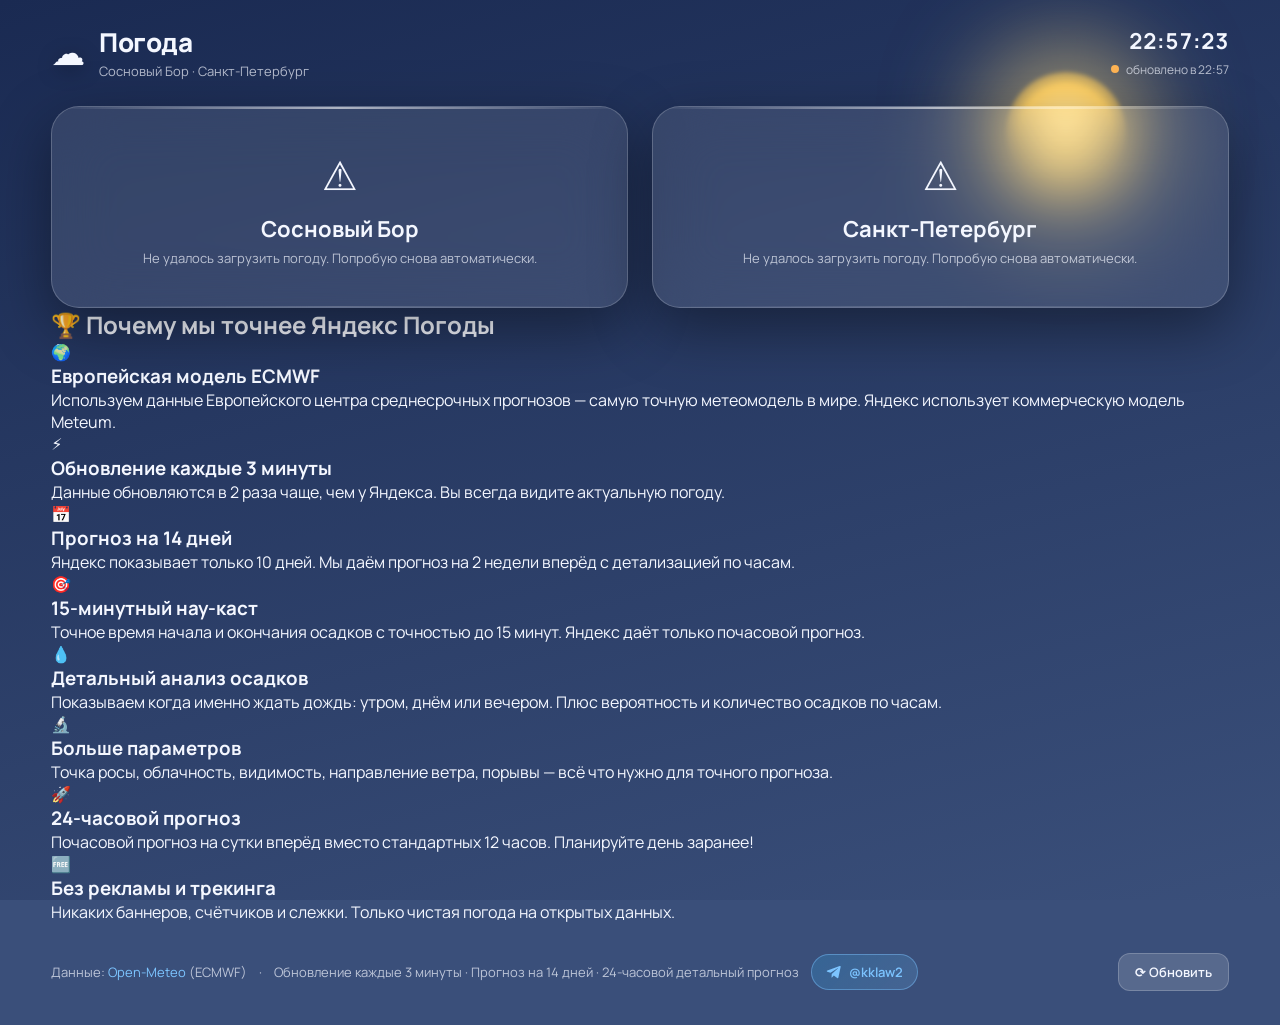
<file: Сайт Погоды (готовый)/pogoda.html>
<!DOCTYPE html>
<html lang="ru">
<head>
  <meta charset="UTF-8" />
  <meta name="viewport" content="width=device-width, initial-scale=1.0" />
  <title>Погода</title>
  <!-- Старый файл: всё приложение теперь в index.html -->
  <meta http-equiv="refresh" content="0; url=index.html" />
  <link rel="canonical" href="index.html" />
  <script>location.replace("index.html");</script>
</head>
<body>
  <p style="font-family:sans-serif">Открываю приложение… Если ничего не произошло — <a href="index.html">нажмите сюда</a>.</p>
</body>
</html>
</file>
<file: style.css>
:root {
  --bg-top: #1a2a52;
  --bg-bot: #3a4f7a;
  --glass: rgba(255, 255, 255, 0.1);
  --glass-strong: rgba(255, 255, 255, 0.15);
  --border: rgba(255, 255, 255, 0.2);
  --text: #f4f7ff;
  --muted: rgba(244, 247, 255, 0.7);
  --accent: #7cc4ff;
  --shadow: 0 20px 60px rgba(0, 0, 0, 0.4);
  --radius: 28px;
}

* { margin: 0; padding: 0; box-sizing: border-box; }
html { -webkit-text-size-adjust: 100%; text-size-adjust: 100%; }
html, body { min-height: 100%; }

body {
  font-family: "Manrope", system-ui, -apple-system, sans-serif;
  color: var(--text);
  background: var(--bg-bot);
  overflow-x: hidden;
  position: relative;
  min-height: 100vh;
  min-height: 100dvh;
  padding: max(24px, env(safe-area-inset-top)) clamp(14px, 4vw, 56px)
           calc(34px + env(safe-area-inset-bottom));
  transition: background 1.4s ease;
  -webkit-tap-highlight-color: transparent;
  -webkit-font-smoothing: antialiased;
  text-rendering: optimizeLegibility;
}

/* ---------- Анимированный фон ---------- */
.sky {
  position: fixed; inset: 0; z-index: -3;
  background: linear-gradient(165deg, var(--bg-top), var(--bg-bot));
  transition: background 1.6s ease;
}
.stars {
  position: fixed; inset: 0; z-index: -2;
  opacity: 0; transition: opacity 1.6s ease;
  background-image:
    radial-gradient(1.4px 1.4px at 20% 30%, #fff, transparent),
    radial-gradient(1.2px 1.2px at 70% 20%, #fff, transparent),
    radial-gradient(1.6px 1.6px at 40% 70%, #fff, transparent),
    radial-gradient(1px 1px at 85% 55%, #fff, transparent),
    radial-gradient(1.3px 1.3px at 55% 40%, #fff, transparent),
    radial-gradient(1.1px 1.1px at 10% 80%, #fff, transparent),
    radial-gradient(1.5px 1.5px at 90% 85%, #fff, transparent),
    radial-gradient(1px 1px at 30% 15%, #fff, transparent);
  animation: twinkle 5s ease-in-out infinite alternate;
}
body.is-night .stars { opacity: 0.8; }
@keyframes twinkle { from { opacity: 0.45; } to { opacity: 0.85; } }

.sun-moon {
  position: fixed; top: 8%; right: 12%;
  width: 120px; height: 120px; border-radius: 50%;
  z-index: -2; filter: blur(2px);
  /* Скрыто до применения фона под погоду — чтобы при загрузке не вспыхивало большое солнце */
  opacity: 0; transition: opacity 1.2s ease, background 1.6s ease, box-shadow 1.6s ease, top 1.6s ease, right 1.6s ease;
  background: radial-gradient(circle at 50% 50%, #ffe9a8, #ffd166 55%, rgba(255,209,102,0));
  box-shadow: 0 0 90px 30px rgba(255, 220, 130, 0.55);
}
body.ready .sun-moon { opacity: 1; }
body.is-night .sun-moon {
  background: radial-gradient(circle at 38% 38%, #f4f7ff, #c8d2e6 60%, rgba(200,210,230,0));
  box-shadow: 0 0 70px 14px rgba(200, 215, 245, 0.4);
}

.particles { position: fixed; inset: 0; z-index: -1; pointer-events: none; overflow: hidden; }
.drop {
  position: absolute; top: -12%; width: 2px; height: 60px;
  background: linear-gradient(transparent, rgba(174, 204, 255, 0.7));
  animation: fall linear infinite; will-change: transform;
}
@keyframes fall { to { transform: translateY(120vh); } }
.flake {
  position: absolute; top: -8%; color: #fff; opacity: 0.85;
  animation: snow linear infinite; will-change: transform;
}
@keyframes snow { to { transform: translateY(115vh) translateX(40px) rotate(360deg); } }

/* ---------- Шапка ---------- */
.topbar {
  display: flex; justify-content: space-between; align-items: center;
  flex-wrap: wrap; gap: 16px; max-width: 1180px; margin: 0 auto 26px;
}
.brand { display: flex; align-items: center; gap: 14px; }
.logo {
  font-size: 34px; filter: drop-shadow(0 4px 10px rgba(0,0,0,.3));
  animation: bob 4s ease-in-out infinite;
}
@keyframes bob { 0%,100% { transform: translateY(0); } 50% { transform: translateY(-6px); } }
.topbar h1 { font-size: clamp(22px, 5vw, 26px); font-weight: 800; letter-spacing: -0.5px; }
.subtitle { font-size: 13px; color: var(--muted); margin-top: 2px; }

.status { text-align: right; }
.clock { font-size: clamp(18px, 5vw, 22px); font-weight: 700; font-variant-numeric: tabular-nums; }
.updated { display: inline-flex; align-items: center; gap: 7px; font-size: 12px; color: var(--muted); margin-top: 4px; }
.pulse {
  width: 8px; height: 8px; border-radius: 50%;
  background: #59e08a; box-shadow: 0 0 0 0 rgba(89,224,138,.7);
  animation: ping 2s ease-out infinite;
}
.pulse.stale { background: #ffb454; animation: none; }
@keyframes ping {
  0% { box-shadow: 0 0 0 0 rgba(89,224,138,.6); }
  70% { box-shadow: 0 0 0 9px rgba(89,224,138,0); }
  100% { box-shadow: 0 0 0 0 rgba(89,224,138,0); }
}

/* ---------- Анонс обновления ---------- */
.update-note {
  max-width: 1180px; margin: 0 auto 22px;
  display: flex; align-items: center; gap: 14px;
  padding: 14px 18px; border-radius: 18px;
  background: linear-gradient(135deg, rgba(89, 224, 138, 0.14), rgba(124, 196, 255, 0.10));
  border: 1px solid rgba(89, 224, 138, 0.4);
  backdrop-filter: blur(18px); -webkit-backdrop-filter: blur(18px);
  animation: fade-up 0.7s ease both;
}
.un-badge {
  flex-shrink: 0; font-size: 11px; font-weight: 800; letter-spacing: 1px;
  text-transform: uppercase; color: #0d2b18;
  background: linear-gradient(135deg, #59e08a, #7cc4ff);
  padding: 6px 12px; border-radius: 999px;
}
.un-text { font-size: 13px; line-height: 1.45; color: var(--muted); }
.un-text b { color: var(--text); }
@media (max-width: 640px) {
  .update-note { flex-direction: column; align-items: flex-start; gap: 8px; padding: 12px 14px; }
}

/* ---------- Сетка карточек ---------- */
.grid {
  display: grid; grid-template-columns: repeat(auto-fit, minmax(330px, 1fr));
  gap: 24px; max-width: 1180px; margin: 0 auto;
}
.card {
  position: relative; background: var(--glass);
  backdrop-filter: blur(30px); -webkit-backdrop-filter: blur(30px);
  border: 1px solid var(--border); border-radius: var(--radius);
  padding: 28px; box-shadow: var(--shadow); overflow: hidden;
  transition: transform 0.3s ease, box-shadow 0.3s ease;
}
.grid.intro .card { animation: rise 0.7s cubic-bezier(.2,.8,.2,1) both; }
.card::before {
  content: ""; position: absolute; inset: 0 0 auto 0; height: 2px;
  background: linear-gradient(90deg, transparent, rgba(255,255,255,.6), transparent);
}
.card::after {
  content: ""; position: absolute; inset: auto 0 0 0; height: 1px;
  background: linear-gradient(90deg, transparent, rgba(255,255,255,.2), transparent);
}
.grid.intro .card:nth-child(2) { animation-delay: 0.12s; }
.grid.intro .card:nth-child(3) { animation-delay: 0.24s; }
@keyframes rise { from { opacity: 0; transform: translateY(26px); } to { opacity: 1; transform: none; } }
.card-glow {
  position: absolute; top: -80px; right: -80px; width: 250px; height: 250px;
  border-radius: 50%; filter: blur(60px); pointer-events: none;
  background: radial-gradient(circle, rgba(124,196,255,.4), transparent 70%);
  animation: glow-pulse 4s ease-in-out infinite alternate;
}
@keyframes glow-pulse {
  from { opacity: 0.6; transform: scale(1); }
  to { opacity: 1; transform: scale(1.1); }
}

/* ---------- Скелетон загрузки (вместо пустого экрана и резкого скачка) ---------- */
.card.skeleton { pointer-events: none; }
.card.skeleton .now { margin-bottom: 22px; }
.sk {
  position: relative; overflow: hidden;
  background: rgba(255, 255, 255, 0.08);
  border-radius: 12px;
}
.sk::after {
  content: ""; position: absolute; inset: 0;
  transform: translateX(-100%); will-change: transform;
  background: linear-gradient(90deg, transparent, rgba(255, 255, 255, 0.13), transparent);
  animation: shimmer 1.4s ease-in-out infinite;
}
@keyframes shimmer { 100% { transform: translateX(100%); } }
.sk-text   { display: inline-block; height: 12px; border-radius: 6px; vertical-align: middle; }
.sk-circle { width: 64px; height: 64px; border-radius: 50%; flex-shrink: 0; }
.sk-temp   { width: 130px; height: 72px; border-radius: 16px; }
.sk-bar    { width: 100%; border-radius: 18px; }
.sk-detail { height: 54px; border-radius: 16px; }
.sk-hour   { flex: 0 0 62px; height: 98px; border-radius: 16px; }
.sk-day    { height: 52px; border-radius: 15px; }
.sk-spark  { height: 88px; border-radius: 18px; }
/* Раскладка внутри скелетона, чтобы заглушка совпадала с реальной карточкой */
.card.skeleton .city { display: flex; flex-direction: column; align-items: flex-start; }
.card.skeleton .now { align-items: flex-start; }
.card.skeleton .now-meta { display: flex; flex-direction: column; gap: 9px; }
.card.skeleton .details { margin-bottom: 22px; }
.card.skeleton .section-title { margin-top: 4px; }
.hourly.sk-row { overflow: hidden; }
.hourly.sk-row .sk-hour:first-child { margin-left: 0; }

.card-head { display: flex; justify-content: space-between; align-items: flex-start; }
.city-name { font-size: 22px; font-weight: 700; }
.city-time { font-size: 13px; color: var(--muted); margin-top: 3px; }
.now-icon { width: 64px; height: 64px; flex-shrink: 0; }
.now-icon svg { width: 100%; height: 100%; }

/* ====== Лёгкая «жизнь» только крупной иконке (.now-icon). Мелкие в прогнозе — статичны. ====== */
/* prefers-reduced-motion отключает всё это глобально (см. блок в конце файла). */
@keyframes wxk-twinkle { 0%,100% { opacity: .7; } 50% { opacity: 1; } }
@keyframes wxk-pulse   { 0%,100% { opacity: .16; transform: scale(1); } 50% { opacity: .30; transform: scale(1.08); } }
@keyframes wxk-bob     { 0%,100% { transform: translateY(0); } 50% { transform: translateY(-1.5px); } }
@keyframes wxk-drift   { 0%,100% { transform: translateX(0); } 50% { transform: translateX(2px); } }
@keyframes wxk-rainf   { 0% { transform: translateY(-3px); opacity: 0; } 30% { opacity: 1; } 100% { transform: translateY(5px); opacity: 0; } }
@keyframes wxk-snowf   { 0% { transform: translateY(-2px); opacity: .25; } 50% { opacity: 1; } 100% { transform: translateY(5px); opacity: .25; } }
@keyframes wxk-flash   { 0%,44%,56%,100% { opacity: 1; } 49% { opacity: .25; } 53% { opacity: 1; } }

.now-icon .wx-rays   { animation: wxk-twinkle 3.5s ease-in-out infinite; }
.now-icon .wx-glow   { transform-box: fill-box; transform-origin: center; animation: wxk-pulse 4s ease-in-out infinite; }
.now-icon .wx-sun    { transform-box: fill-box; transform-origin: center; animation: wxk-bob 6s ease-in-out infinite; }
.now-icon .wx-cloud  { animation: wxk-drift 7s ease-in-out infinite; }
.now-icon .wx-cloud2 { animation: wxk-drift 9s ease-in-out infinite; }
.now-icon .wx-rain   { animation: wxk-rainf 1.3s ease-in infinite; }
.now-icon .wx-snow   { animation: wxk-snowf 2.6s ease-in-out infinite; }
.now-icon .wx-bolt   { animation: wxk-flash 3.5s ease-in-out infinite; }
.now-icon .wx-fog    { animation: wxk-drift 5s ease-in-out infinite; }

.now { display: flex; align-items: center; gap: 18px; margin: 18px 0 22px; }
.temp-wrap { display: flex; align-items: flex-start; line-height: 0.9; }
.temp {
  font-size: clamp(60px, 16vw, 76px); font-weight: 800; letter-spacing: -3px;
  background: linear-gradient(180deg, #ffffff, #a8c5ff);
  -webkit-background-clip: text; background-clip: text;
  -webkit-text-fill-color: transparent;
  filter: drop-shadow(0 2px 8px rgba(255,255,255,0.3));
}
.deg { font-size: 34px; font-weight: 600; margin-top: 6px; color: var(--muted); }
.now-meta { flex: 1; min-width: 0; }
.desc { font-size: 16px; font-weight: 600; text-transform: capitalize; }
.feels { font-size: 13px; color: var(--muted); margin-top: 5px; }
.range { font-size: 13px; color: var(--muted); margin-top: 2px; }

/* ---------- Когда ждать осадки ---------- */
.precip-block {
  margin: 0 0 20px; padding: 16px 18px; border-radius: 18px;
  background: var(--glass-strong); border: 1px solid var(--border);
  border-left: 4px solid var(--accent);
  box-shadow: 0 4px 12px rgba(0, 0, 0, 0.15);
}
.precip-top { display: flex; align-items: center; gap: 10px; }
.precip-ico { font-size: 18px; flex-shrink: 0; }
.precip-headline { font-size: 15px; font-weight: 700; line-height: 1.25; }
.precip-lines { display: flex; flex-direction: column; gap: 5px; margin-top: 10px; }
.precip-line {
  font-size: 13px; color: var(--muted); padding-left: 28px; position: relative;
}
.precip-line::before {
  content: "•"; position: absolute; left: 12px; color: var(--accent);
}
/* Варианты по состоянию */
.precip-block.p-dry  {
  border-left-color: #ffd166;
  background: rgba(255, 209, 102, 0.08);
}
.precip-block.p-soon {
  border-left-color: var(--accent);
  background: rgba(124, 196, 255, 0.1);
}
.precip-block.p-now  {
  border-left-color: #7cc4ff;
  background: rgba(124, 196, 255, 0.18);
  box-shadow: 0 0 20px rgba(124, 196, 255, 0.3);
}

.details { display: grid; grid-template-columns: repeat(3, 1fr); gap: 10px; margin-bottom: 22px; }
.detail {
  background: var(--glass-strong); border: 1px solid var(--border);
  border-radius: 16px; padding: 12px 14px; display: flex; flex-direction: column; gap: 5px;
  transition: transform 0.2s ease, background 0.2s ease;
}
.detail:hover {
  background: rgba(255, 255, 255, 0.18);
  transform: translateY(-2px);
}
.d-label { font-size: 11px; color: var(--muted); text-transform: uppercase; letter-spacing: .5px; }
.d-val { font-size: 15px; font-weight: 600; }

.section-title {
  font-size: 12px; text-transform: uppercase; letter-spacing: 1px;
  color: var(--muted); margin: 4px 0 12px; font-weight: 600;
}

/* ---------- Спарклайн: плавная кривая температуры на 24 часа ---------- */
.spark {
  margin-bottom: 18px;
  background: var(--glass-strong);
  border: 1px solid var(--border);
  border-radius: 18px;
  padding: 10px 8px 4px;
}
.spark:empty { display: none; }            /* нет данных — не показываем пустую плашку */
.spark-svg { display: block; width: 100%; height: auto; }

/* Заливка под кривой и сама линия (цвет берётся из inline-градиента в SVG) */
.sp-area { opacity: 0.9; }
.sp-line {
  stroke-width: 3.4; stroke-linecap: round; stroke-linejoin: round;
  filter: drop-shadow(0 2px 6px rgba(0, 0, 0, 0.35));
}

/* Подсветка ночных часов, сетка-стебелёк и подписи времени */
.sp-night { fill: rgba(13, 20, 46, 0.12); }   /* лёгкая тень ночных часов, не сплошная плита */
.sp-stem  { stroke: var(--border); stroke-width: 1; stroke-dasharray: 2 3; }
.sp-tick  { fill: var(--muted); font-size: 21px; font-weight: 600; }

/* Точки и подписи экстремумов (макс — тёплый, мин — холодный) */
.sp-dot { stroke: rgba(255, 255, 255, 0.85); stroke-width: 1.4; }
.sp-dot.sp-max { fill: #ff8d6b; }
.sp-dot.sp-min { fill: #6bd6ff; }
.sp-lab { font-size: 27px; font-weight: 800; paint-order: stroke; }
.sp-lab.sp-max { fill: #ffb59b; }
.sp-lab.sp-min { fill: #a6e4ff; }

/* Точка «сейчас» с мягким пульсирующим ореолом */
.sp-now { fill: #ffffff; }
.sp-now-halo { fill: rgba(255, 255, 255, 0.30); animation: sp-pulse 2.4s ease-in-out infinite; }
@keyframes sp-pulse { from { opacity: 0.15; } to { opacity: 0.55; } }

.hourly {
  display: flex; gap: 10px; overflow-x: auto; overflow-y: hidden;
  padding-bottom: 8px; margin-bottom: 18px;
  scrollbar-width: thin; scrollbar-color: var(--border) transparent;
  -webkit-overflow-scrolling: touch; scroll-snap-type: x mandatory;
  /* Фикс для мобильных: принудительный скролл */
  touch-action: pan-x;
  overscroll-behavior-x: contain;
  /* Явно указываем, что контейнер не должен сжиматься */
  flex-wrap: nowrap;
}
.hourly::-webkit-scrollbar { height: 6px; }
.hourly::-webkit-scrollbar-thumb { background: var(--border); border-radius: 6px; }
.hour {
  /* Фиксированная ширина без возможности сжатия */
  flex: 0 0 62px;
  text-align: center;
  scroll-snap-align: start;
  background: var(--glass-strong);
  border: 1px solid var(--border);
  border-radius: 16px;
  padding: 14px 10px;
  transition: transform 0.2s ease, background 0.2s ease, box-shadow 0.2s ease;
  /* Убираем min-width и width, т.к. flex-basis уже задаёт размер */
}
.hour:hover {
  background: rgba(255, 255, 255, 0.2);
  transform: translateY(-3px);
  box-shadow: 0 8px 20px rgba(0, 0, 0, 0.3);
}
.hour .h-time { font-size: 12px; color: var(--muted); }
.hour svg { width: 26px; height: 26px; margin: 6px 0; }
.hour .h-temp { font-size: 15px; font-weight: 700; }
.hour .h-prob { font-size: 11px; color: var(--muted); margin-top: 3px; font-variant-numeric: tabular-nums; }
.hour .h-prob.on { color: var(--accent); font-weight: 700; }
.hour.wet {
  background: rgba(124, 196, 255, 0.2);
  border-color: rgba(124, 196, 255, 0.5);
  box-shadow: 0 0 20px rgba(124, 196, 255, 0.3);
}

.daily { display: flex; flex-direction: column; gap: 8px; }
.day {
  display: grid; grid-template-columns: 32px 1fr auto; align-items: center; gap: 12px;
  padding: 12px 14px; background: var(--glass-strong);
  border: 1px solid var(--border); border-radius: 15px;
  transition: transform 0.2s ease, background 0.2s ease, box-shadow 0.2s ease;
}
.day:hover {
  background: rgba(255, 255, 255, 0.18);
  transform: translateX(4px);
  box-shadow: 0 4px 16px rgba(0, 0, 0, 0.2);
}
.day .d-ico { width: 32px; height: 32px; }
.day .d-ico svg { width: 32px; height: 32px; display: block; }
.day .d-info { min-width: 0; display: flex; flex-direction: column; gap: 2px; }
.day .d-name { font-size: 14px; font-weight: 600; text-transform: capitalize; }
.day .d-when {
  font-size: 12px; color: var(--muted); line-height: 1.2;
  white-space: nowrap; overflow: hidden; text-overflow: ellipsis;
}
.day .d-when.on { color: var(--accent); font-weight: 600; }
.day .d-prec { display: none; }   /* компактная пометка осадков — только в мобильной плитке */
.day .d-temps { display: flex; align-items: center; gap: 8px; font-size: 14px; }
.day .dt-min { color: var(--muted); min-width: 26px; text-align: right; }
.day .dt-max { min-width: 26px; text-align: right; font-weight: 600; }
.bar {
  width: 46px; height: 5px; border-radius: 4px; opacity: .85;
  background: linear-gradient(90deg, #6bd6ff, #ffd166, #ff7b6b);
}

/* ---------- Блок преимуществ ---------- */
.advantages {
  max-width: 1180px; margin: 42px auto 0;
  animation: fade-up .7s ease both;
}
.adv-title {
  font-size: clamp(19px, 4.5vw, 25px); font-weight: 800; letter-spacing: -0.5px;
  text-align: center; margin-bottom: 22px;
}
.adv-grid {
  display: grid; grid-template-columns: repeat(auto-fit, minmax(240px, 1fr)); gap: 16px;
}
.adv-card {
  background: var(--glass); border: 1px solid var(--border); border-radius: 20px;
  padding: 20px 18px; backdrop-filter: blur(18px); -webkit-backdrop-filter: blur(18px);
  transition: transform .2s ease, background .2s ease, box-shadow .2s ease;
}
.adv-card:hover {
  transform: translateY(-3px); background: rgba(255, 255, 255, 0.16);
  box-shadow: 0 14px 36px rgba(0, 0, 0, 0.28);
}
.adv-icon { font-size: 28px; margin-bottom: 10px; line-height: 1; }
.adv-card h3 { font-size: 16px; font-weight: 700; margin-bottom: 7px; letter-spacing: -0.2px; }
.adv-card p { font-size: 13px; color: var(--muted); line-height: 1.5; }
@keyframes fade-up { from { opacity: 0; transform: translateY(18px); } to { opacity: 1; transform: none; } }

/* ---------- Подвал ---------- */
.foot {
  max-width: 1180px; margin: 30px auto 0;
  display: flex; align-items: center; gap: 12px; flex-wrap: wrap;
  font-size: 13px; color: var(--muted);
}
.foot a { color: var(--accent); text-decoration: none; }
.foot a:hover { text-decoration: underline; }
.creator {
  display: inline-flex; align-items: center; gap: 7px; text-decoration: none;
  color: var(--text); font-weight: 600; padding: 8px 14px; border-radius: 999px;
  background: linear-gradient(135deg, rgba(45,156,219,.28), rgba(124,196,255,.18));
  border: 1px solid rgba(124,196,255,.45);
  transition: transform .15s ease, box-shadow .2s ease, background .2s ease;
}
.creator:hover {
  background: linear-gradient(135deg, rgba(45,156,219,.45), rgba(124,196,255,.32));
  transform: translateY(-1px); box-shadow: 0 6px 18px rgba(45,156,219,.4);
}
.creator svg { width: 16px; height: 16px; flex-shrink: 0; }
.refresh {
  margin-left: auto; background: var(--glass-strong); border: 1px solid var(--border);
  color: var(--text); padding: 9px 16px; border-radius: 12px; cursor: pointer;
  font-family: inherit; font-size: 13px; font-weight: 600;
  transition: transform .15s ease, background .2s ease;
}
.refresh:hover { background: rgba(255,255,255,.2); transform: translateY(-1px); }
.refresh:active { transform: scale(.96); }
.refresh.spin { animation: spin .8s linear; }
@keyframes spin { to { transform: rotate(360deg); } }

/* Кнопка установки приложения (PWA). Появляется, только если установка доступна
   и сайт ещё не открыт как установленное приложение — логика в app.js. */
.install {
  margin-left: auto; cursor: pointer; font-family: inherit;
  font-size: 13px; font-weight: 700; color: var(--text);
  padding: 9px 16px; border-radius: 12px;
  background: linear-gradient(135deg, rgba(45,156,219,.30), rgba(124,196,255,.20));
  border: 1px solid rgba(124,196,255,.45);
  transition: transform .15s ease, background .2s ease, box-shadow .2s ease;
}
.install:hover {
  background: linear-gradient(135deg, rgba(45,156,219,.45), rgba(124,196,255,.32));
  transform: translateY(-1px); box-shadow: 0 6px 18px rgba(45,156,219,.4);
}
.install:active { transform: scale(.96); }
.install[hidden] { display: none; }

.card.error { text-align: center; padding: 40px 26px; }
.card.error .err-icon { font-size: 40px; margin-bottom: 12px; }

/* ---------- Адаптив под телефоны ---------- */
@media (hover: hover) {
  .card { transition: transform .25s ease, box-shadow .25s ease; }
  .card:hover { transform: translateY(-4px); box-shadow: 0 28px 70px rgba(0,0,0,.42); }
}
@media (max-width: 640px) {
  .grid { gap: 16px; }
  .card {
    padding: 20px 18px; border-radius: 22px;
    backdrop-filter: blur(14px); -webkit-backdrop-filter: blur(14px);
  }
  .topbar { margin-bottom: 18px; }
  .details { grid-template-columns: repeat(2, 1fr); gap: 8px; }
  .now-icon { width: 56px; height: 56px; }
  .sk-circle { width: 56px; height: 56px; }
  /* На телефоне солнце меньше и мягче — не нависает над контентом */
  .sun-moon { width: 96px; height: 96px; box-shadow: 0 0 64px 18px rgba(255, 220, 130, 0.42); }
  .advantages { margin-top: 28px; }
  .adv-grid { grid-template-columns: 1fr; gap: 12px; }
  .adv-card { padding: 16px 16px; backdrop-filter: blur(10px); -webkit-backdrop-filter: blur(10px); }
  .foot { justify-content: center; text-align: center; gap: 10px; }
  .refresh { margin-left: 0; width: 100%; padding: 14px; font-size: 15px; }
  .install { margin-left: 0; width: 100%; padding: 14px; font-size: 15px; text-align: center; }

  /* 14-дневный прогноз на телефоне — горизонтальная лента: дни листаются
     вправо/влево, страница больше не растягивается длинным вертикальным списком */
  .daily {
    flex-direction: row; gap: 8px; overflow-x: auto; overflow-y: hidden;
    padding-bottom: 8px; margin: 0 -2px;
    scroll-snap-type: x mandatory; -webkit-overflow-scrolling: touch;
    touch-action: pan-x; overscroll-behavior-x: contain;
    scrollbar-width: thin; scrollbar-color: var(--border) transparent;
  }
  .daily::-webkit-scrollbar { height: 6px; }
  .daily::-webkit-scrollbar-thumb { background: var(--border); border-radius: 6px; }
  .day {
    flex: 0 0 78px; display: flex; flex-direction: column; align-items: center;
    gap: 6px; padding: 12px 8px 14px; text-align: center; scroll-snap-align: start;
  }
  .day:hover { transform: none; }   /* на тач-плитке боковой сдвиг не нужен */
  .day .d-ico, .day .d-ico svg { width: 36px; height: 36px; }
  .day .d-info { align-items: center; gap: 4px; width: 100%; }
  .day .d-name { font-size: 12px; line-height: 1.1; white-space: nowrap; }
  .day .d-when { display: none; }   /* подробный текст прячем — он есть в верхнем блоке и в подсказке */
  .day .d-prec { display: block; font-size: 11px; font-weight: 600; color: var(--accent); white-space: nowrap; }
  .day .d-prec:empty { display: none; }
  .day .d-temps { flex-direction: column; gap: 1px; }
  .day .dt-max { order: -1; font-size: 17px; font-weight: 700; min-width: 0; text-align: center; }
  .day .dt-min { font-size: 13px; min-width: 0; text-align: center; }
  .day .bar { display: none; }
}
@media (max-width: 380px) {
  .temp { letter-spacing: -2px; }
  .deg { font-size: 28px; }
}
@media (prefers-reduced-motion: reduce) {
  *, *::before, *::after {
    animation-duration: .001ms !important; animation-iteration-count: 1 !important;
    transition-duration: .001ms !important;
  }
  .particles { display: none; }
}
</file>
<file: Сайт Погоды (готовый)/style.css>
:root {
  --bg-top: #1a2a52;
  --bg-bot: #3a4f7a;
  --glass: rgba(255, 255, 255, 0.1);
  --glass-strong: rgba(255, 255, 255, 0.15);
  --border: rgba(255, 255, 255, 0.2);
  --text: #f4f7ff;
  --muted: rgba(244, 247, 255, 0.7);
  --accent: #7cc4ff;
  --shadow: 0 20px 60px rgba(0, 0, 0, 0.4);
  --radius: 28px;
}

* { margin: 0; padding: 0; box-sizing: border-box; }
html { -webkit-text-size-adjust: 100%; text-size-adjust: 100%; }
html, body { min-height: 100%; }

body {
  font-family: "Manrope", system-ui, -apple-system, sans-serif;
  color: var(--text);
  background: var(--bg-bot);
  overflow-x: hidden;
  position: relative;
  min-height: 100vh;
  min-height: 100dvh;
  padding: max(24px, env(safe-area-inset-top)) clamp(14px, 4vw, 56px)
           calc(34px + env(safe-area-inset-bottom));
  transition: background 1.4s ease;
  -webkit-tap-highlight-color: transparent;
  -webkit-font-smoothing: antialiased;
  text-rendering: optimizeLegibility;
}

/* ---------- Анимированный фон ---------- */
.sky {
  position: fixed; inset: 0; z-index: -3;
  background: linear-gradient(165deg, var(--bg-top), var(--bg-bot));
  transition: background 1.6s ease;
}
.stars {
  position: fixed; inset: 0; z-index: -2;
  opacity: 0; transition: opacity 1.6s ease;
  background-image:
    radial-gradient(1.4px 1.4px at 20% 30%, #fff, transparent),
    radial-gradient(1.2px 1.2px at 70% 20%, #fff, transparent),
    radial-gradient(1.6px 1.6px at 40% 70%, #fff, transparent),
    radial-gradient(1px 1px at 85% 55%, #fff, transparent),
    radial-gradient(1.3px 1.3px at 55% 40%, #fff, transparent),
    radial-gradient(1.1px 1.1px at 10% 80%, #fff, transparent),
    radial-gradient(1.5px 1.5px at 90% 85%, #fff, transparent),
    radial-gradient(1px 1px at 30% 15%, #fff, transparent);
  animation: twinkle 5s ease-in-out infinite alternate;
}
body.is-night .stars { opacity: 0.8; }
@keyframes twinkle { from { opacity: 0.45; } to { opacity: 0.85; } }

.sun-moon {
  position: fixed; top: 8%; right: 12%;
  width: 120px; height: 120px; border-radius: 50%;
  z-index: -2; filter: blur(2px); transition: all 1.6s ease;
  background: radial-gradient(circle at 50% 50%, #ffe9a8, #ffd166 55%, rgba(255,209,102,0));
  box-shadow: 0 0 90px 30px rgba(255, 220, 130, 0.55);
}
body.is-night .sun-moon {
  background: radial-gradient(circle at 38% 38%, #f4f7ff, #c8d2e6 60%, rgba(200,210,230,0));
  box-shadow: 0 0 70px 14px rgba(200, 215, 245, 0.4);
}

.particles { position: fixed; inset: 0; z-index: -1; pointer-events: none; overflow: hidden; }
.drop {
  position: absolute; top: -12%; width: 2px; height: 60px;
  background: linear-gradient(transparent, rgba(174, 204, 255, 0.7));
  animation: fall linear infinite; will-change: transform;
}
@keyframes fall { to { transform: translateY(120vh); } }
.flake {
  position: absolute; top: -8%; color: #fff; opacity: 0.85;
  animation: snow linear infinite; will-change: transform;
}
@keyframes snow { to { transform: translateY(115vh) translateX(40px) rotate(360deg); } }

/* ---------- Шапка ---------- */
.topbar {
  display: flex; justify-content: space-between; align-items: center;
  flex-wrap: wrap; gap: 16px; max-width: 1180px; margin: 0 auto 26px;
}
.brand { display: flex; align-items: center; gap: 14px; }
.logo {
  font-size: 34px; filter: drop-shadow(0 4px 10px rgba(0,0,0,.3));
  animation: bob 4s ease-in-out infinite;
}
@keyframes bob { 0%,100% { transform: translateY(0); } 50% { transform: translateY(-6px); } }
.topbar h1 { font-size: clamp(22px, 5vw, 26px); font-weight: 800; letter-spacing: -0.5px; }
.subtitle { font-size: 13px; color: var(--muted); margin-top: 2px; }

.status { text-align: right; }
.clock { font-size: clamp(18px, 5vw, 22px); font-weight: 700; font-variant-numeric: tabular-nums; }
.updated { display: inline-flex; align-items: center; gap: 7px; font-size: 12px; color: var(--muted); margin-top: 4px; }
.pulse {
  width: 8px; height: 8px; border-radius: 50%;
  background: #59e08a; box-shadow: 0 0 0 0 rgba(89,224,138,.7);
  animation: ping 2s ease-out infinite;
}
.pulse.stale { background: #ffb454; animation: none; }
@keyframes ping {
  0% { box-shadow: 0 0 0 0 rgba(89,224,138,.6); }
  70% { box-shadow: 0 0 0 9px rgba(89,224,138,0); }
  100% { box-shadow: 0 0 0 0 rgba(89,224,138,0); }
}

/* ---------- Сетка карточек ---------- */
.grid {
  display: grid; grid-template-columns: repeat(auto-fit, minmax(330px, 1fr));
  gap: 24px; max-width: 1180px; margin: 0 auto;
}
.card {
  position: relative; background: var(--glass);
  backdrop-filter: blur(30px); -webkit-backdrop-filter: blur(30px);
  border: 1px solid var(--border); border-radius: var(--radius);
  padding: 28px; box-shadow: var(--shadow); overflow: hidden;
  transition: transform 0.3s ease, box-shadow 0.3s ease;
}
.grid.intro .card { animation: rise 0.7s cubic-bezier(.2,.8,.2,1) both; }
.card::before {
  content: ""; position: absolute; inset: 0 0 auto 0; height: 2px;
  background: linear-gradient(90deg, transparent, rgba(255,255,255,.6), transparent);
}
.card::after {
  content: ""; position: absolute; inset: auto 0 0 0; height: 1px;
  background: linear-gradient(90deg, transparent, rgba(255,255,255,.2), transparent);
}
.grid.intro .card:nth-child(2) { animation-delay: 0.12s; }
@keyframes rise { from { opacity: 0; transform: translateY(26px); } to { opacity: 1; transform: none; } }
.card-glow {
  position: absolute; top: -80px; right: -80px; width: 250px; height: 250px;
  border-radius: 50%; filter: blur(60px); pointer-events: none;
  background: radial-gradient(circle, rgba(124,196,255,.4), transparent 70%);
  animation: glow-pulse 4s ease-in-out infinite alternate;
}
@keyframes glow-pulse {
  from { opacity: 0.6; transform: scale(1); }
  to { opacity: 1; transform: scale(1.1); }
}

.card-head { display: flex; justify-content: space-between; align-items: flex-start; }
.city-name { font-size: 22px; font-weight: 700; }
.city-time { font-size: 13px; color: var(--muted); margin-top: 3px; }
.now-icon { width: 64px; height: 64px; flex-shrink: 0; }
.now-icon svg { width: 100%; height: 100%; }

.now { display: flex; align-items: center; gap: 18px; margin: 18px 0 22px; }
.temp-wrap { display: flex; align-items: flex-start; line-height: 0.9; }
.temp {
  font-size: clamp(60px, 16vw, 76px); font-weight: 800; letter-spacing: -3px;
  background: linear-gradient(180deg, #ffffff, #a8c5ff);
  -webkit-background-clip: text; background-clip: text;
  -webkit-text-fill-color: transparent;
  filter: drop-shadow(0 2px 8px rgba(255,255,255,0.3));
}
.deg { font-size: 34px; font-weight: 600; margin-top: 6px; color: var(--muted); }
.now-meta { flex: 1; min-width: 0; }
.desc { font-size: 16px; font-weight: 600; text-transform: capitalize; }
.feels { font-size: 13px; color: var(--muted); margin-top: 5px; }
.range { font-size: 13px; color: var(--muted); margin-top: 2px; }

/* ---------- Когда ждать осадки ---------- */
.precip-block {
  margin: 0 0 20px; padding: 16px 18px; border-radius: 18px;
  background: var(--glass-strong); border: 1px solid var(--border);
  border-left: 4px solid var(--accent);
  box-shadow: 0 4px 12px rgba(0, 0, 0, 0.15);
}
.precip-top { display: flex; align-items: center; gap: 10px; }
.precip-ico { font-size: 18px; flex-shrink: 0; }
.precip-headline { font-size: 15px; font-weight: 700; line-height: 1.25; }
.precip-lines { display: flex; flex-direction: column; gap: 5px; margin-top: 10px; }
.precip-line {
  font-size: 13px; color: var(--muted); padding-left: 28px; position: relative;
}
.precip-line::before {
  content: "•"; position: absolute; left: 12px; color: var(--accent);
}
/* Варианты по состоянию */
.precip-block.p-dry  {
  border-left-color: #ffd166;
  background: rgba(255, 209, 102, 0.08);
}
.precip-block.p-soon {
  border-left-color: var(--accent);
  background: rgba(124, 196, 255, 0.1);
}
.precip-block.p-now  {
  border-left-color: #7cc4ff;
  background: rgba(124, 196, 255, 0.18);
  box-shadow: 0 0 20px rgba(124, 196, 255, 0.3);
}

.details { display: grid; grid-template-columns: repeat(3, 1fr); gap: 10px; margin-bottom: 22px; }
.detail {
  background: var(--glass-strong); border: 1px solid var(--border);
  border-radius: 16px; padding: 12px 14px; display: flex; flex-direction: column; gap: 5px;
  transition: transform 0.2s ease, background 0.2s ease;
}
.detail:hover {
  background: rgba(255, 255, 255, 0.18);
  transform: translateY(-2px);
}
.d-label { font-size: 11px; color: var(--muted); text-transform: uppercase; letter-spacing: .5px; }
.d-val { font-size: 15px; font-weight: 600; }

.section-title {
  font-size: 12px; text-transform: uppercase; letter-spacing: 1px;
  color: var(--muted); margin: 4px 0 12px; font-weight: 600;
}

.hourly {
  display: flex; gap: 10px; overflow-x: auto; overflow-y: hidden;
  padding-bottom: 8px; margin-bottom: 18px;
  scrollbar-width: thin; scrollbar-color: var(--border) transparent;
  -webkit-overflow-scrolling: touch; scroll-snap-type: x mandatory;
  /* Фикс для мобильных: принудительный скролл */
  touch-action: pan-x;
  overscroll-behavior-x: contain;
  /* Явно указываем, что контейнер не должен сжиматься */
  flex-wrap: nowrap;
}
.hourly::-webkit-scrollbar { height: 6px; }
.hourly::-webkit-scrollbar-thumb { background: var(--border); border-radius: 6px; }
.hour {
  /* Фиксированная ширина без возможности сжатия */
  flex: 0 0 62px;
  text-align: center;
  scroll-snap-align: start;
  background: var(--glass-strong);
  border: 1px solid var(--border);
  border-radius: 16px;
  padding: 14px 10px;
  transition: transform 0.2s ease, background 0.2s ease, box-shadow 0.2s ease;
  /* Убираем min-width и width, т.к. flex-basis уже задаёт размер */
}
.hour:hover {
  background: rgba(255, 255, 255, 0.2);
  transform: translateY(-3px);
  box-shadow: 0 8px 20px rgba(0, 0, 0, 0.3);
}
.hour .h-time { font-size: 12px; color: var(--muted); }
.hour svg { width: 26px; height: 26px; margin: 6px 0; }
.hour .h-temp { font-size: 15px; font-weight: 700; }
.hour .h-prob { font-size: 11px; color: var(--muted); margin-top: 3px; font-variant-numeric: tabular-nums; }
.hour .h-prob.on { color: var(--accent); font-weight: 700; }
.hour.wet {
  background: rgba(124, 196, 255, 0.2);
  border-color: rgba(124, 196, 255, 0.5);
  box-shadow: 0 0 20px rgba(124, 196, 255, 0.3);
}

.daily { display: flex; flex-direction: column; gap: 8px; }
.day {
  display: grid; grid-template-columns: 32px 1fr auto; align-items: center; gap: 12px;
  padding: 12px 14px; background: var(--glass-strong);
  border: 1px solid var(--border); border-radius: 15px;
  transition: transform 0.2s ease, background 0.2s ease, box-shadow 0.2s ease;
}
.day:hover {
  background: rgba(255, 255, 255, 0.18);
  transform: translateX(4px);
  box-shadow: 0 4px 16px rgba(0, 0, 0, 0.2);
}
.day .d-ico { width: 32px; height: 32px; }
.day .d-ico svg { width: 32px; height: 32px; display: block; }
.day .d-info { min-width: 0; display: flex; flex-direction: column; gap: 2px; }
.day .d-name { font-size: 14px; font-weight: 600; text-transform: capitalize; }
.day .d-when {
  font-size: 12px; color: var(--muted); line-height: 1.2;
  white-space: nowrap; overflow: hidden; text-overflow: ellipsis;
}
.day .d-when.on { color: var(--accent); font-weight: 600; }
.day .d-temps { display: flex; align-items: center; gap: 8px; font-size: 14px; }
.day .dt-min { color: var(--muted); min-width: 26px; text-align: right; }
.day .dt-max { min-width: 26px; text-align: right; font-weight: 600; }
.bar {
  width: 46px; height: 5px; border-radius: 4px; opacity: .85;
  background: linear-gradient(90deg, #6bd6ff, #ffd166, #ff7b6b);
}

/* ---------- Подвал ---------- */
.foot {
  max-width: 1180px; margin: 30px auto 0;
  display: flex; align-items: center; gap: 12px; flex-wrap: wrap;
  font-size: 13px; color: var(--muted);
}
.foot a { color: var(--accent); text-decoration: none; }
.foot a:hover { text-decoration: underline; }
.creator {
  display: inline-flex; align-items: center; gap: 7px; text-decoration: none;
  color: var(--text); font-weight: 600; padding: 8px 14px; border-radius: 999px;
  background: linear-gradient(135deg, rgba(45,156,219,.28), rgba(124,196,255,.18));
  border: 1px solid rgba(124,196,255,.45);
  transition: transform .15s ease, box-shadow .2s ease, background .2s ease;
}
.creator:hover {
  background: linear-gradient(135deg, rgba(45,156,219,.45), rgba(124,196,255,.32));
  transform: translateY(-1px); box-shadow: 0 6px 18px rgba(45,156,219,.4);
}
.creator svg { width: 16px; height: 16px; flex-shrink: 0; }
.refresh {
  margin-left: auto; background: var(--glass-strong); border: 1px solid var(--border);
  color: var(--text); padding: 9px 16px; border-radius: 12px; cursor: pointer;
  font-family: inherit; font-size: 13px; font-weight: 600;
  transition: transform .15s ease, background .2s ease;
}
.refresh:hover { background: rgba(255,255,255,.2); transform: translateY(-1px); }
.refresh:active { transform: scale(.96); }
.refresh.spin { animation: spin .8s linear; }
@keyframes spin { to { transform: rotate(360deg); } }

.card.error { text-align: center; padding: 40px 26px; }
.card.error .err-icon { font-size: 40px; margin-bottom: 12px; }

/* ---------- Адаптив под телефоны ---------- */
@media (hover: hover) {
  .card { transition: transform .25s ease, box-shadow .25s ease; }
  .card:hover { transform: translateY(-4px); box-shadow: 0 28px 70px rgba(0,0,0,.42); }
}
@media (max-width: 640px) {
  .grid { gap: 16px; }
  .card {
    padding: 20px 18px; border-radius: 22px;
    backdrop-filter: blur(14px); -webkit-backdrop-filter: blur(14px);
  }
  .topbar { margin-bottom: 18px; }
  .details { grid-template-columns: repeat(2, 1fr); gap: 8px; }
  .now-icon { width: 56px; height: 56px; }
  .foot { justify-content: center; text-align: center; gap: 10px; }
  .refresh { margin-left: 0; width: 100%; padding: 14px; font-size: 15px; }
}
@media (max-width: 380px) {
  .temp { letter-spacing: -2px; }
  .deg { font-size: 28px; }
}
@media (prefers-reduced-motion: reduce) {
  *, *::before, *::after {
    animation-duration: .001ms !important; animation-iteration-count: 1 !important;
    transition-duration: .001ms !important;
  }
  .particles { display: none; }
}
</file>
